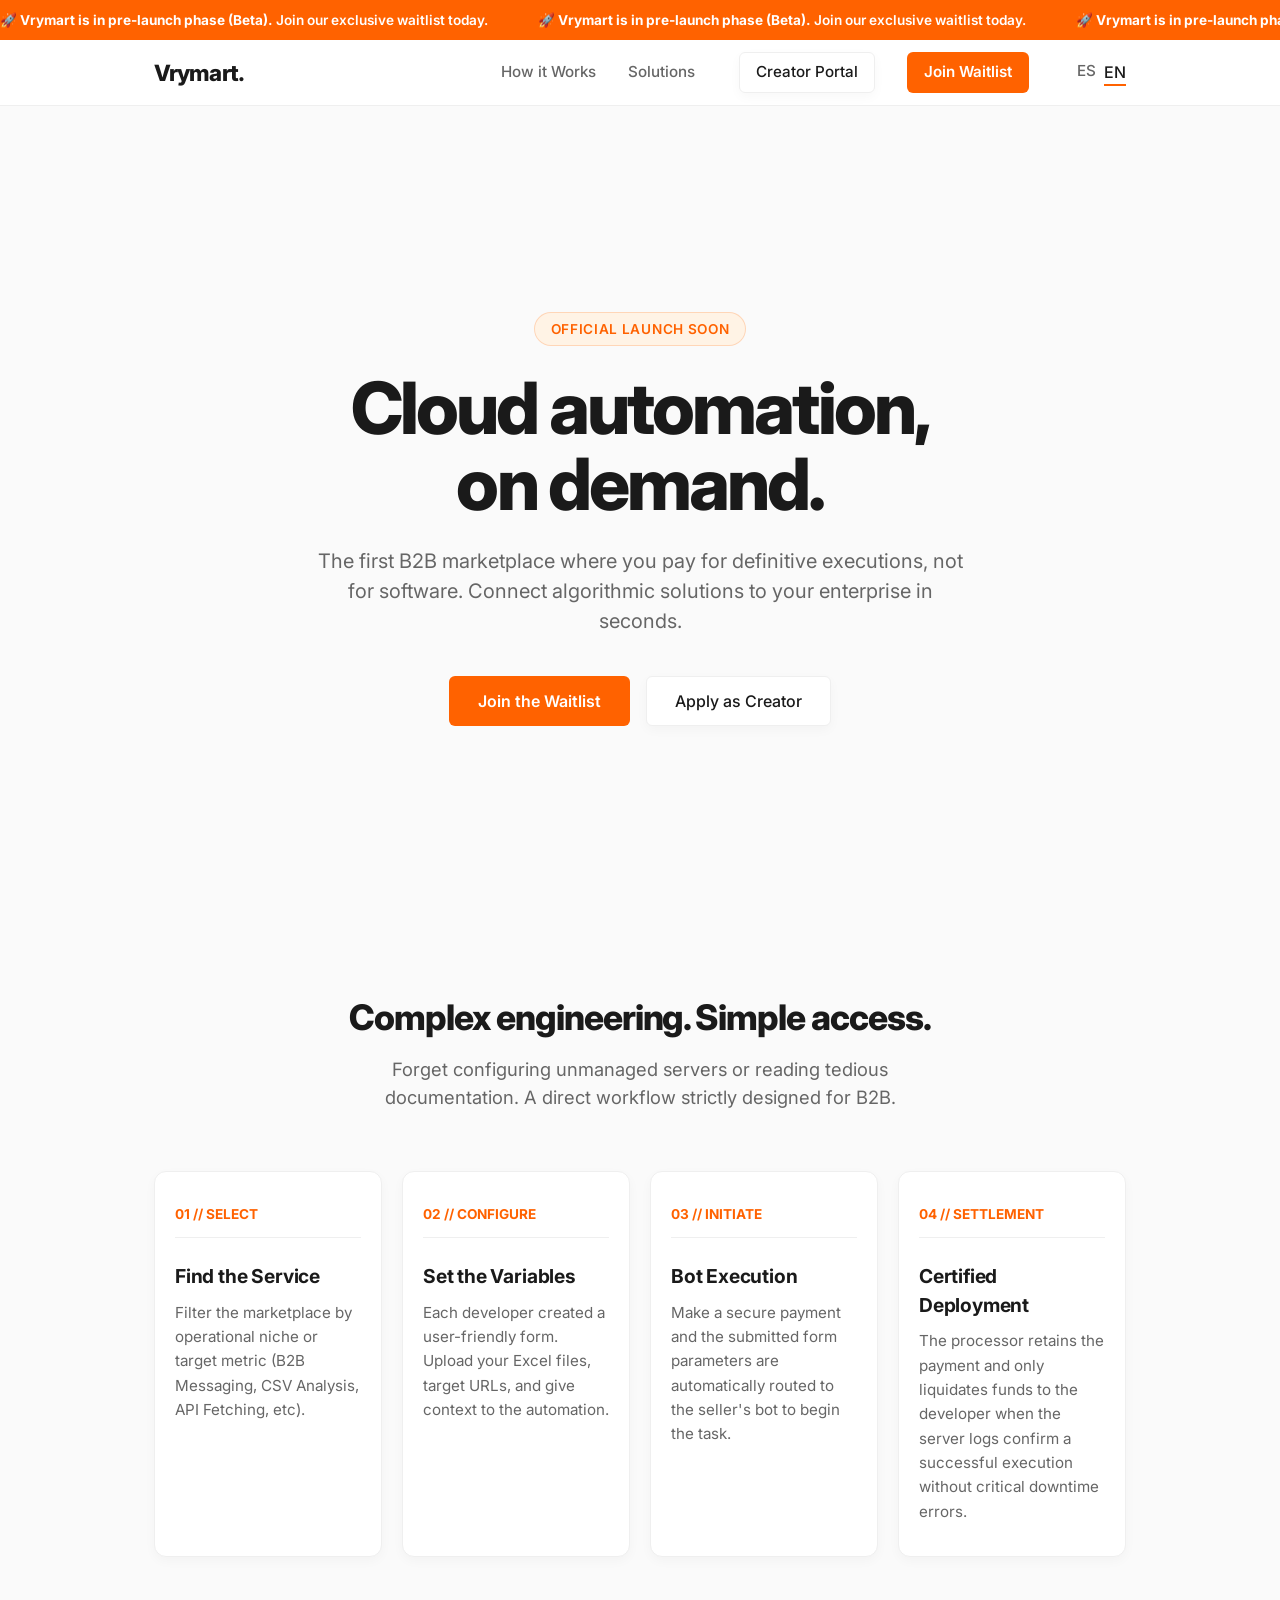
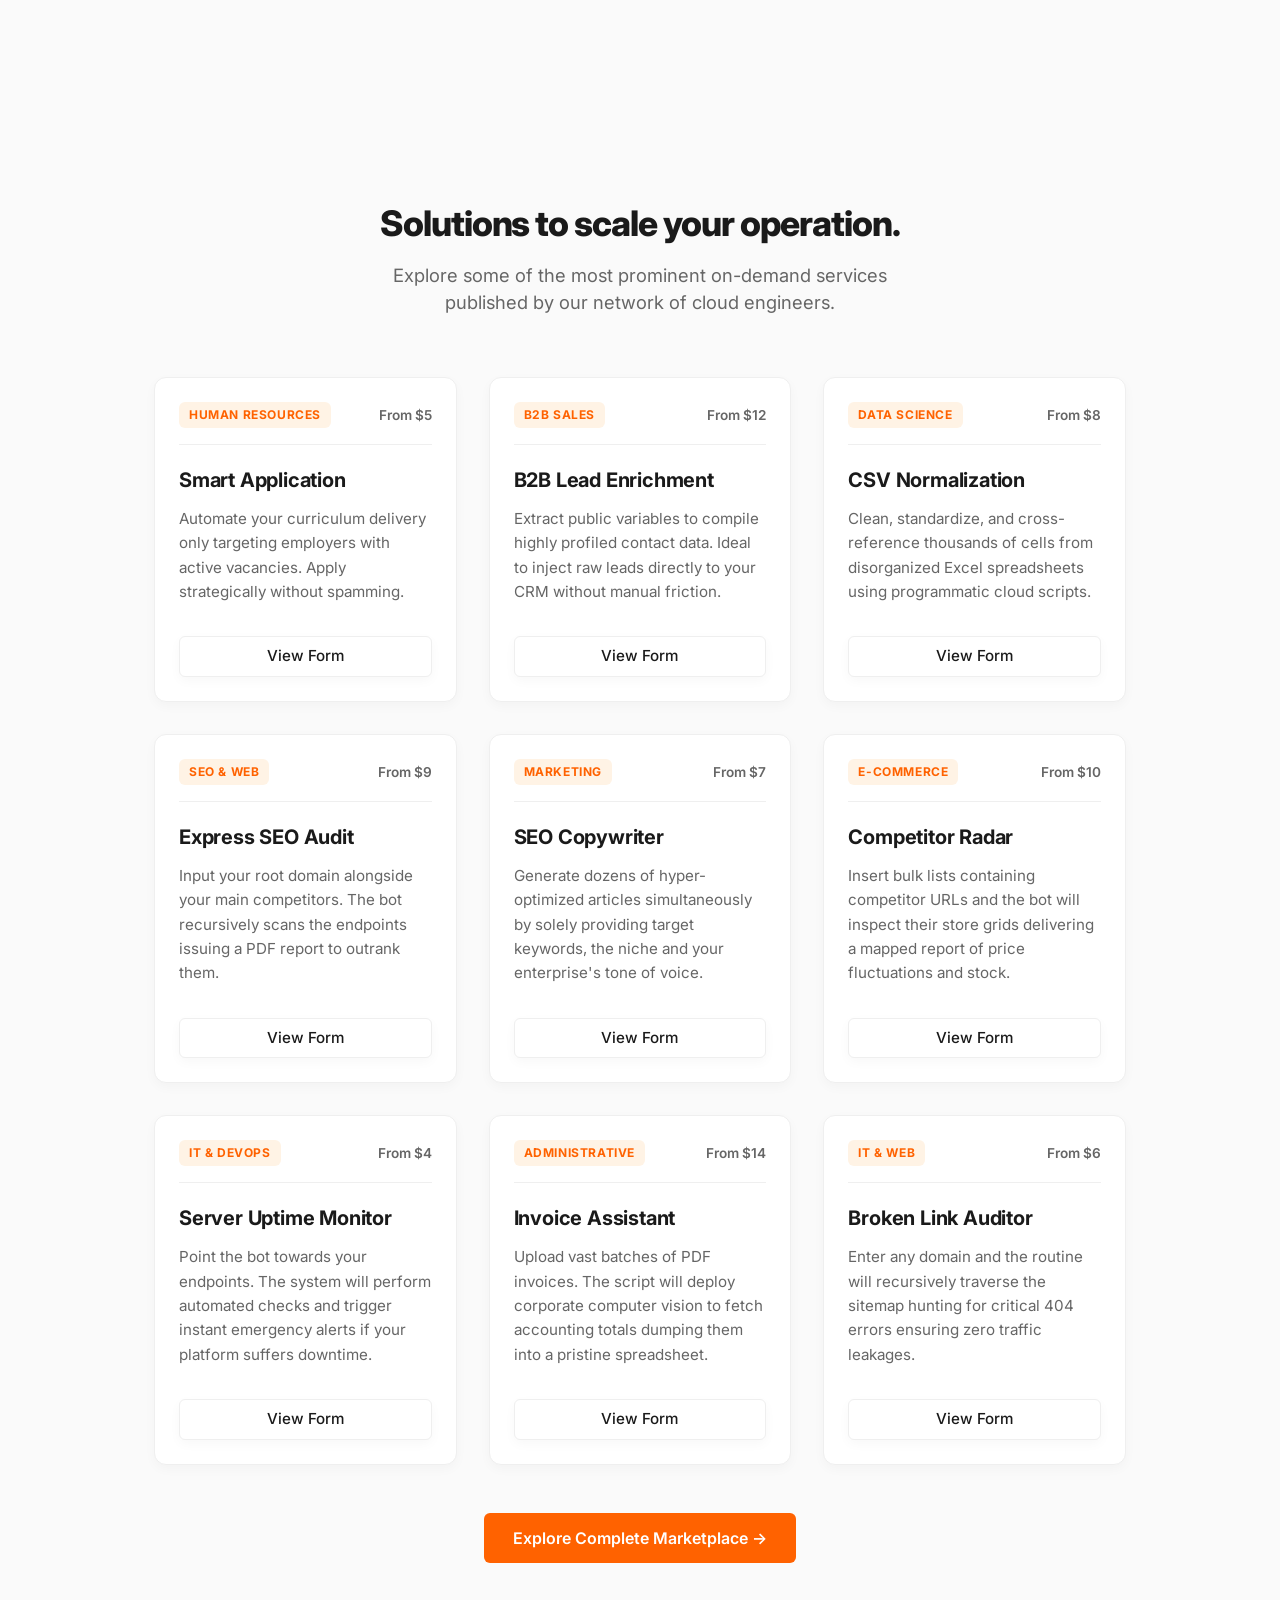
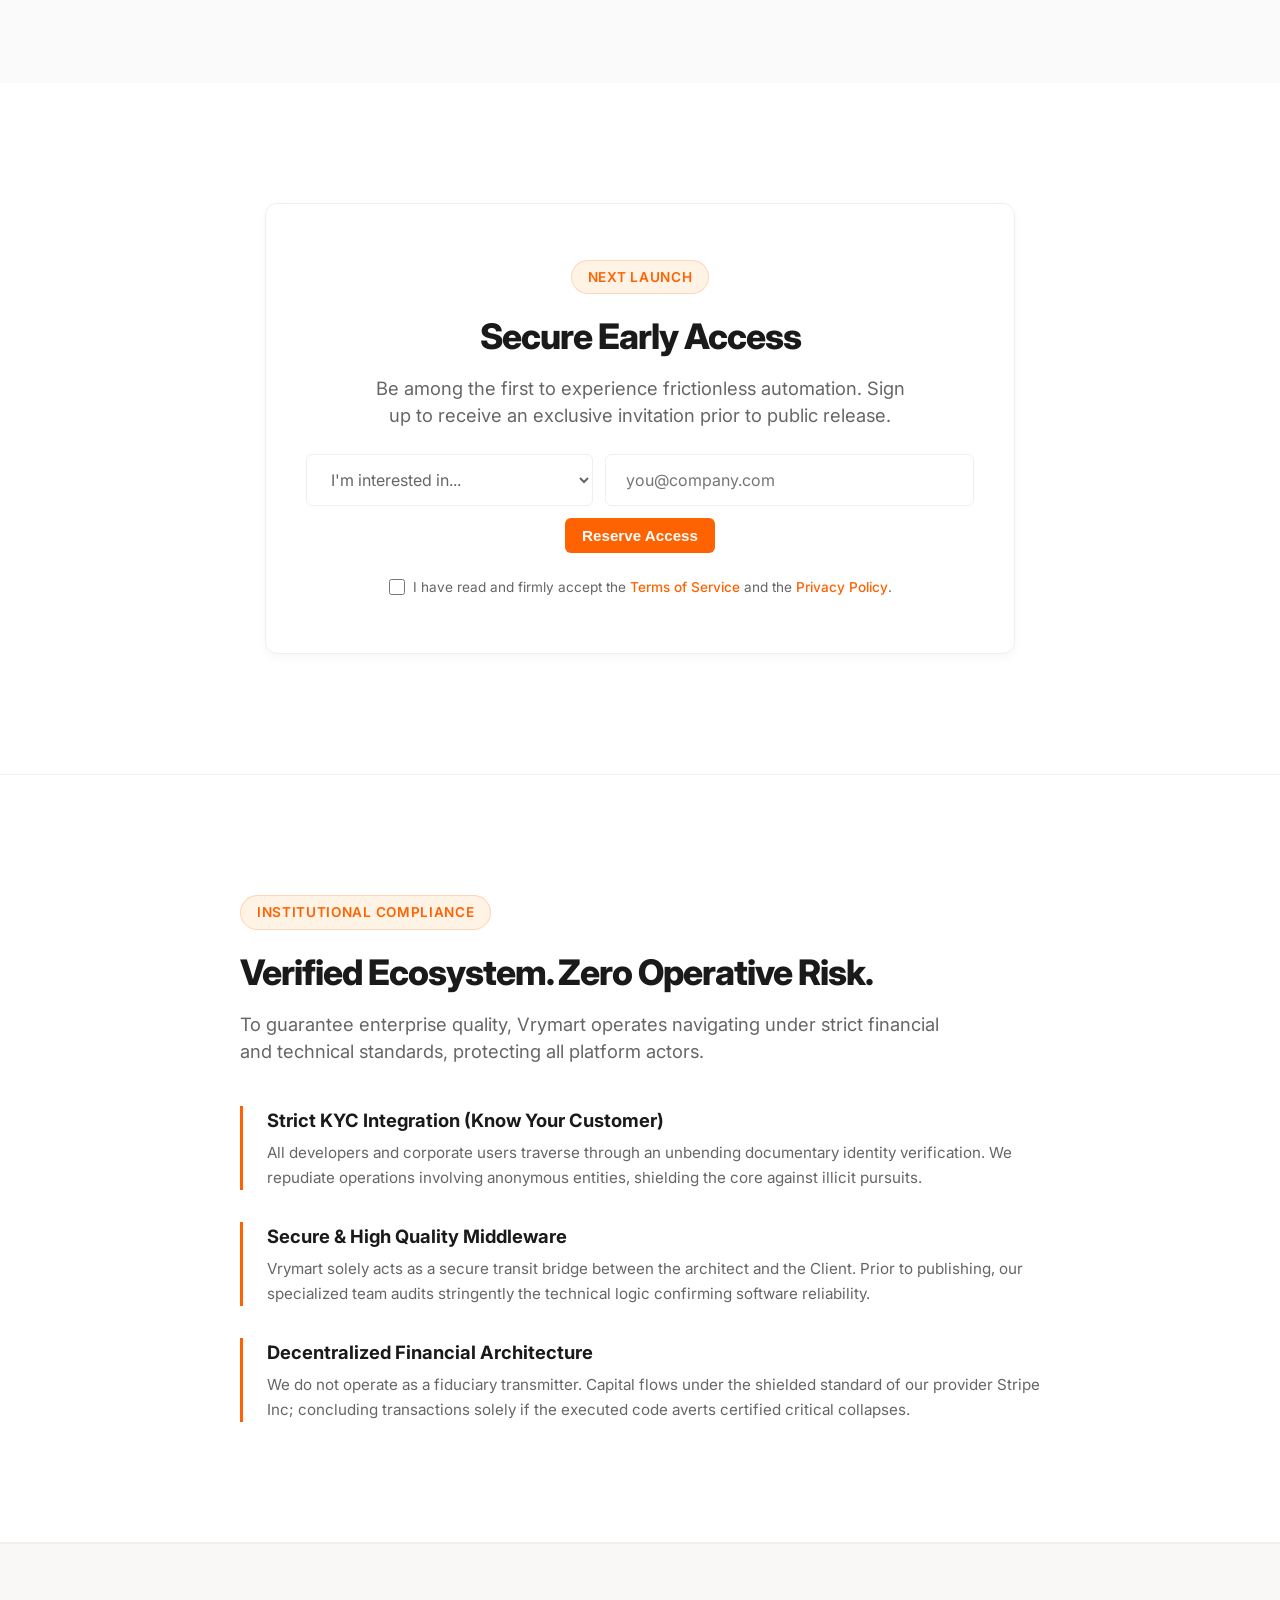
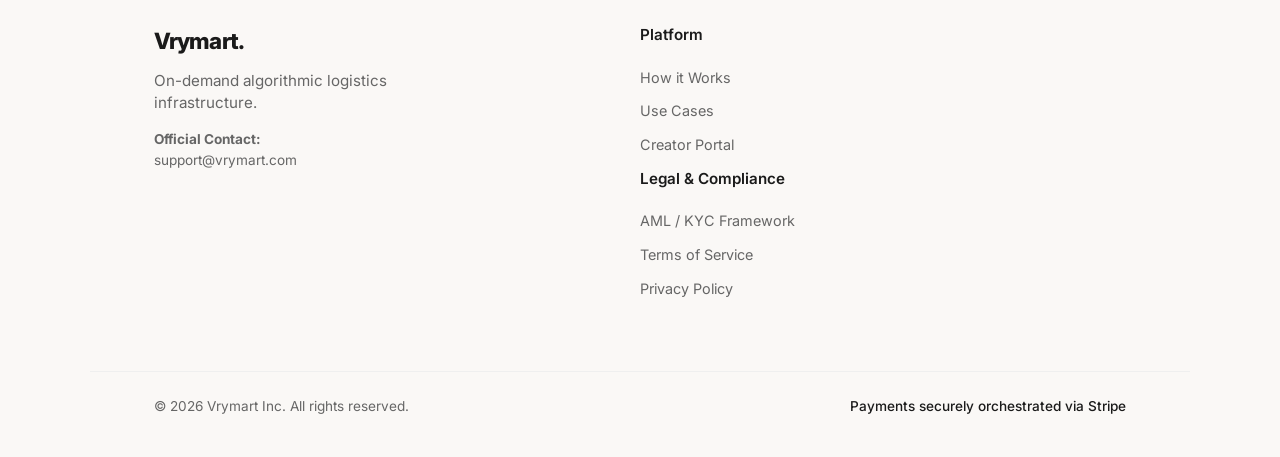
<file: index.html>
<!DOCTYPE html>
<html lang="es">
<head>
    <meta charset="UTF-8">
    <meta name="viewport" content="width=device-width, initial-scale=1.0">
    <title>Vrymart | Automation-as-a-Service</title>
    <meta name="description"
        content="El marketplace definitivo para servicios automatizados. Conecta bots y scripts con resultados, directamente en la nube.">
    <meta name="keywords" content="Automation, SaaS, Marketplace, Bots, Automatización de Procesos">
    <link rel="preconnect" href="https://fonts.googleapis.com">
    <link rel="preconnect" href="https://fonts.gstatic.com" crossorigin>
    <link href="https://fonts.googleapis.com/css2?family=Inter:wght@300;400;500;600;700;800&display=swap"
        rel="stylesheet">
    <link rel="stylesheet" href="css/style.css">
    <script>
        if (!sessionStorage.getItem('lang_redirected')) {
            var userLang = navigator.language || navigator.userLanguage;
            if (userLang.toLowerCase().includes('en')) {
                sessionStorage.setItem('lang_redirected', 'true');
                var path = window.location.pathname;
                var fileName = path.substring(path.lastIndexOf('/') + 1); var newPath = 'en/' + (fileName || 'index.html');
                window.location.href = newPath;
            }
        }
    </script>
    <link rel="icon" type="image/svg+xml" href="favicon.svg">
</head>
<body>
    <div class="announcement-bar">
        <div class="marquee-content">
            <span>🚀 <strong>Vrymart se encuentra en fase de pre-lanzamiento (Beta).</strong> Únete a nuestra exclusiva lista de espera.</span>
            <span>🚀 <strong>Vrymart se encuentra en fase de pre-lanzamiento (Beta).</strong> Únete a nuestra exclusiva lista de espera.</span>
            <span>🚀 <strong>Vrymart se encuentra en fase de pre-lanzamiento (Beta).</strong> Únete a nuestra exclusiva lista de espera.</span>
            <span>🚀 <strong>Vrymart se encuentra en fase de pre-lanzamiento (Beta).</strong> Únete a nuestra exclusiva lista de espera.</span>
            <span>🚀 <strong>Vrymart se encuentra en fase de pre-lanzamiento (Beta).</strong> Únete a nuestra exclusiva lista de espera.</span>
            <span>🚀 <strong>Vrymart se encuentra en fase de pre-lanzamiento (Beta).</strong> Únete a nuestra exclusiva lista de espera.</span>
            <span>🚀 <strong>Vrymart se encuentra en fase de pre-lanzamiento (Beta).</strong> Únete a nuestra exclusiva lista de espera.</span>
            <span>🚀 <strong>Vrymart se encuentra en fase de pre-lanzamiento (Beta).</strong> Únete a nuestra exclusiva lista de espera.</span>
            <span>🚀 <strong>Vrymart se encuentra en fase de pre-lanzamiento (Beta).</strong> Únete a nuestra exclusiva lista de espera.</span>
            <span>🚀 <strong>Vrymart se encuentra en fase de pre-lanzamiento (Beta).</strong> Únete a nuestra exclusiva lista de espera.</span>
            <span>🚀 <strong>Vrymart se encuentra en fase de pre-lanzamiento (Beta).</strong> Únete a nuestra exclusiva lista de espera.</span>
            <span>🚀 <strong>Vrymart se encuentra en fase de pre-lanzamiento (Beta).</strong> Únete a nuestra exclusiva lista de espera.</span>
            <span>🚀 <strong>Vrymart se encuentra en fase de pre-lanzamiento (Beta).</strong> Únete a nuestra exclusiva lista de espera.</span>
            <span>🚀 <strong>Vrymart se encuentra en fase de pre-lanzamiento (Beta).</strong> Únete a nuestra exclusiva lista de espera.</span>
        </div>
    </div>
    <header class="navbar">
        <div class="container nav-content">
            <a href="./" class="logo" style="text-decoration: none; color: var(--text-primary);">Vrymart.</a>
            <nav class="nav-links">
                <a href="#como-funciona">Cómo Funciona</a>
                <a href="#casos-de-uso">Soluciones</a>
                <a href="#waitlist" class="btn btn-outline" style="margin-left: 12px;">Portal Beta</a>
                <a href="#waitlist" class="btn btn-primary">Lista de Espera</a>
                <div class="lang-switcher" style="margin-left: 16px; display: inline-flex; gap: 8px; font-weight: 500;">
                    <span style="color: var(--text-primary); border-bottom: 2px solid var(--accent-primary);">ES</span>
                    <a href="en/" style="color: var(--text-secondary); text-decoration: none; border-bottom: 2px solid transparent;">EN</a>
                </div>
            </nav>
        </div>
    </header>
    <main>
        <section class="hero">
            <div class="container hero-container">
                <div class="hero-content">
                    <div class="badge">Próximo Lanzamiento Oficial</div>
                    <h1 class="hero-title">Automatización en la nube,<br>bajo demanda.</h1>
                    <p class="hero-subtitle">El primer marketplace donde pagas por ejecuciones, no por el software.
                        Conecta soluciones automáticas a tu empresa en segundos.</p>
                    <div class="hero-buttons">
                        <a href="#waitlist" class="btn btn-primary btn-large">Unirse a la Lista de Espera</a>
                        <a href="#waitlist" class="btn btn-outline btn-large">Aplicar como Creador</a>
                    </div>
                </div>
            </div>
        </section>
        <section id="como-funciona" class="how-it-works padding-y">
            <div class="container">
                <div class="section-header text-center">
                    <h2 class="section-title">Ingeniería compleja. Acceso simple.</h2>
                    <p class="section-subtitle">Olvida configurar servidores o leer documentación tediosa. El flujo
                        directo pensado estrictamente en B2B.</p>
                </div>
                <div class="steps-grid">
                    <div class="step-card glass-card">
                        <div class="step-number">01 // SELECCIONA</div>
                        <h3 class="step-title">Encuentra el Servicio</h3>
                        <p class="step-desc">Filtra en el marketplace por nicho o métrica (Mensajería, Análisis CSV,
                            Extracción de Datos, etc).</p>
                    </div>
                    <div class="step-card glass-card">
                        <div class="step-number">02 // CONFIGURA</div>
                        <h3 class="step-title">Llena las Variables</h3>
                        <p class="step-desc">Cada desarrollador creó un formulario amigable. Carga aquí tus Excel, tus
                            URLs y dale contexto al bot.</p>
                    </div>
                    <div class="step-card glass-card">
                        <div class="step-number">03 // LANZAMIENTO</div>
                        <h3 class="step-title">Ejecución del Bot</h3>
                        <p class="step-desc">Realizas el pago seguro y los datos del formulario se envían
                            automáticamente al bot del vendedor para iniciar la tarea.</p>
                    </div>
                    <div class="step-card glass-card">
                        <div class="step-number">04 // LIQUIDACIÓN</div>
                        <h3 class="step-title">Despliegue Certificado</h3>
                        <p class="step-desc">El procesador retiene el pago y solo le liquida el remanente al desarrollador cuando los logs del servidor avalan que el script se ejecutó con éxito sin errores críticos.</p>
                    </div>
                </div>
            </div>
        </section>
        <section id="casos-de-uso" class="use-cases-section padding-y">
            <div class="container">
                <div class="section-header text-center">
                    <h2 class="section-title">Soluciones que escalan tu operación.</h2>
                    <p class="section-subtitle">Explora algunos de los servicios on-demand más populares desarrollados
                        por nuestra red de ingenieros.</p>
                </div>
                <div class="use-cases-grid">
                    <div class="bot-card">
                        <div class="bot-header">
                            <span class="bot-category">RRHH</span>
                            <span class="bot-price">Desde $5</span>
                        </div>
                        <h3 class="bot-title">Postulación Inteligente</h3>
                        <p class="bot-desc">Automatiza el envío de tu currículum únicamente a empleadores con vacantes activas. Postula estratégicamente a oportunidades filtradas sin hacer spam.</p>
                        <div class="bot-footer">
                            <a href="#waitlist" class="btn btn-outline">Ver Formulario</a>
                        </div>
                    </div>
                    <div class="bot-card">
                        <div class="bot-header">
                            <span class="bot-category">Ventas B2B</span>
                            <span class="bot-price">Desde $12</span>
                        </div>
                        <h3 class="bot-title">Enriquecimiento de Leads</h3>
                        <p class="bot-desc">Extrae variables públicas conformando datos de contacto perfilados. Ideal para inyectar a tu CRM de forma instantánea sin fricción manual.</p>
                        <div class="bot-footer">
                            <a href="#waitlist" class="btn btn-outline">Ver Formulario</a>
                        </div>
                    </div>
                    <div class="bot-card">
                        <div class="bot-header">
                            <span class="bot-category">Data</span>
                            <span class="bot-price">Desde $8</span>
                        </div>
                        <h3 class="bot-title">Normalización CSV</h3>
                        <p class="bot-desc">Limpia, estandariza y cruza miles de celdas de archivos Excel desorganizados
                            usando scripts en la nube.</p>
                        <div class="bot-footer">
                            <a href="#waitlist" class="btn btn-outline">Ver Formulario</a>
                        </div>
                    </div>
                    <div class="bot-card">
                        <div class="bot-header">
                            <span class="bot-category">SEO & Web</span>
                            <span class="bot-price">Desde $9</span>
                        </div>
                        <h3 class="bot-title">Auditoría SEO Express</h3>
                        <p class="bot-desc">Ingresa la URL de tu web y la de tus competidores. El bot escanea los sitios y te devuelve un reporte PDF detallando cómo superar su tráfico.</p>
                        <div class="bot-footer">
                            <a href="#waitlist" class="btn btn-outline">Ver Formulario</a>
                        </div>
                    </div>
                    <div class="bot-card">
                        <div class="bot-header">
                            <span class="bot-category">Marketing</span>
                            <span class="bot-price">Desde $7</span>
                        </div>
                        <h3 class="bot-title">Redactor SEO</h3>
                        <p class="bot-desc">Genera decenas de artículos de blog hiper-optimizados indicando solo las
                            keywords principales, el nicho y el tono de voz de tu empresa.</p>
                        <div class="bot-footer">
                            <a href="#waitlist" class="btn btn-outline">Ver Formulario</a>
                        </div>
                    </div>
                    <div class="bot-card">
                        <div class="bot-header">
                            <span class="bot-category">E-Commerce</span>
                            <span class="bot-price">Desde $10</span>
                        </div>
                        <h3 class="bot-title">Radar de Competidores</h3>
                        <p class="bot-desc">Inserta listados de URLs de la competencia y el bot analizará sus catálogos
                            devolviéndote un reporte con sus fluctuaciones de precios y stock.</p>
                        <div class="bot-footer">
                            <a href="#waitlist" class="btn btn-outline">Ver Formulario</a>
                        </div>
                    </div>
                    <div class="bot-card">
                        <div class="bot-header">
                            <span class="bot-category">IT & DevOps</span>
                            <span class="bot-price">Desde $4</span>
                        </div>
                        <h3 class="bot-title">Monitor de Servidores</h3>
                        <p class="bot-desc">Apunta el bot hacia tus páginas web. El sistema ejecutará revisiones automáticas y enviará alertas instantáneas si tu sitio principal se cae.</p>
                        <div class="bot-footer">
                            <a href="#waitlist" class="btn btn-outline">Ver Formulario</a>
                        </div>
                    </div>
                    <div class="bot-card">
                        <div class="bot-header">
                            <span class="bot-category">Administrativo</span>
                            <span class="bot-price">Desde $14</span>
                        </div>
                        <h3 class="bot-title">Asistente de Facturación</h3>
                        <p class="bot-desc">Sube tus archivos de facturas PDF en lote. El bot utilizará visión computacional para extraer los totales contables y volcarlos en una base de datos limpia.</p>
                        <div class="bot-footer">
                            <a href="#waitlist" class="btn btn-outline">Ver Formulario</a>
                        </div>
                    </div>
                    <div class="bot-card">
                        <div class="bot-header">
                            <span class="bot-category">IT & Web</span>
                            <span class="bot-price">Desde $6</span>
                        </div>
                        <h3 class="bot-title">Auditor de Enlaces Rotos</h3>
                        <p class="bot-desc">Introduce cualquier dominio principal y el bot rastreará recursivamente
                            buscando errores críticos 404 para que no pierdas tráfico.</p>
                        <div class="bot-footer">
                            <a href="#waitlist" class="btn btn-outline">Ver Formulario</a>
                        </div>
                    </div>
                </div>
                <div class="text-center" style="margin-top: 48px;">
                    <a href="#waitlist" class="btn btn-primary btn-large">Explorar Marketplace Completo &rarr;</a>
                </div>
            </div>
        </section>
        <section id="waitlist" class="padding-y" style="background-color: var(--bg-card);">
            <div class="container text-center">
                <div class="glass-card" style="max-width: 750px; margin: 0 auto; padding: 56px 40px; display: flex; flex-direction: column; align-items: center;">
                    <div class="badge" style="margin-bottom: 16px;">Próximo Lanzamiento</div>
                    <h2 class="section-title">Asegura tu Acceso Temprano</h2>
                    <p class="section-subtitle">Sé de los primeros en experimentar la automatización sin fricción. Regístrate para recibir una invitación exclusiva antes de que abramos al público general.</p>
                    <form action="https://formspree.io/f/xaqllown" method="POST" class="waitlist-form" style="width: 100%; display: flex; flex-direction: column; align-items: center; gap: 16px; margin-top: 24px;">
                        <div style="display: flex; gap: 12px; width: 100%; flex-wrap: wrap; justify-content: center;">
                            <select name="tipo_de_usuario" required style="padding: 14px 20px; border: 1px solid var(--border-color); border-radius: var(--radius-md); outline: none; font-family: inherit; font-size: 1rem; color: var(--text-secondary); background: #fff;">
                                <option value="" disabled selected>Me interesa...</option>
                                <option value="Comprador">Adquirir automatizaciones</option>
                                <option value="Creador">Publicar y vender mis bots</option>
                            </select>
                            <input name="email" type="email" placeholder="tu@correo.com" required style="flex-grow: 1; min-width: 250px; padding: 14px 20px; border: 1px solid var(--border-color); border-radius: var(--radius-md); outline: none; font-family: inherit; font-size: 1rem;">
                            <input type="text" name="_gotcha" style="display:none" tabindex="-1" autocomplete="off">
                            <button type="submit" class="btn btn-primary">Reservar Acceso</button>
                        </div>
                        <div style="display: flex; align-items: center; justify-content: center; gap: 8px; font-size: 0.85rem; color: var(--text-secondary); margin-top: 8px; text-align: left; max-width: 600px;">
                            <input type="checkbox" id="legal_consent" name="legal_consent" required style="cursor: pointer; width: 16px; height: 16px; accent-color: var(--accent-primary);">
                            <label for="legal_consent" style="cursor: pointer;">
                                He leído y acepto resolutivamente los <a href="terms" target="_blank" rel="noopener noreferrer" style="color: var(--accent-primary); text-decoration: none; font-weight: 500;">Términos de Servicio</a> y la <a href="privacy" target="_blank" rel="noopener noreferrer" style="color: var(--accent-primary); text-decoration: none; font-weight: 500;">Política de Privacidad</a>.
                            </label>
                        </div>
                    </form>
                </div>
            </div>
        </section>
        <section id="seguridad" class="security-section padding-y bg-white">
            <div class="container">
                <div class="security-content">
                    <div class="badge">Compliance Institucional</div>
                    <h2 class="section-title">Ecosistema Verificado. Riesgo Operativo Cero.</h2>
                    <p class="section-subtitle" style="margin-left: 0; max-width: 700px;">Para garantizar calidad
                        empresarial, Vrymart opera bajo estándares financieros y técnicos estrictos, protegiendo a todos
                        los actores de nuestra plataforma.</p>
                    <ul class="security-list">
                        <li>
                            <strong>Integración estricta de KYC (Know Your Customer)</strong>
                            Todos los desarrolladores y usuarios corporativos pasan por verificación de identidad
                            documental. No operamos con entidades anónimas, blindando la plataforma contra actividades
                            ilícitas.
                        </li>
                        <li>
                            <strong>Intermediario Seguro y de Alta Calidad</strong>
                            Vrymart opera exclusivamente como intermediario seguro entre vendedor y cliente. Previo a la
                            publicación, nuestro equipo verifica rigurosamente la calidad y fiabilidad de cada
                            automatización, construyendo un entorno protegido para ambas partes.
                        </li>
                        <li>
                            <strong>Arquitectura Financiera Descentralizada</strong>
                            No obramos como un transmisor fiduciario. El capital fluye bajo el estándar blindado de nuestro proveedor Stripe Inc; transaccionando sin otorgar lucro al ingeniero si su código llegase a experimentar colapsos críticos confirmados.
                        </li>
                    </ul>
                </div>
            </div>
        </section>
    </main>
    <footer class="footer">
        <div class="container footer-container">
            <div class="footer-brand">
                <a href="./" class="logo" style="text-decoration: none; color: var(--text-primary); display: inline-block; margin-bottom: 12px;">Vrymart.</a>
                <p>Infraestructura de automatización on-demand.</p>
                <div style="margin-top: 14px; font-size: 0.85rem; color: var(--text-secondary);">
                    <strong>Contacto Oficial:</strong> <br>
                    support@vrymart.com
                </div>
            </div>
            <div class="footer-links">
                <div class="link-group">
                    <h4>Plataforma</h4>
                    <a href="./#como-funciona">Sourcing B2B</a>
                    <a href="./#waitlist">Documentación API</a>
                </div>
                <div class="link-group">
                    <h4>Legal & Compliance</h4>
                    <a href="kyc">Política KYC / AML</a>
                    <a href="terms">Términos de Servicio</a>
                    <a href="privacy">Política de Privacidad</a>
                </div>
            </div>
        </div>
        <div class="container footer-bottom">
            <p>&copy; 2026 Vrymart Inc. Todos los derechos reservados.</p>
            <p class="stripe-badge">Pagos procesados de forma segura vía Stripe</p>
        </div>
    </footer>
    <script src="js/main.js"></script>
</body>
</html>
</file>
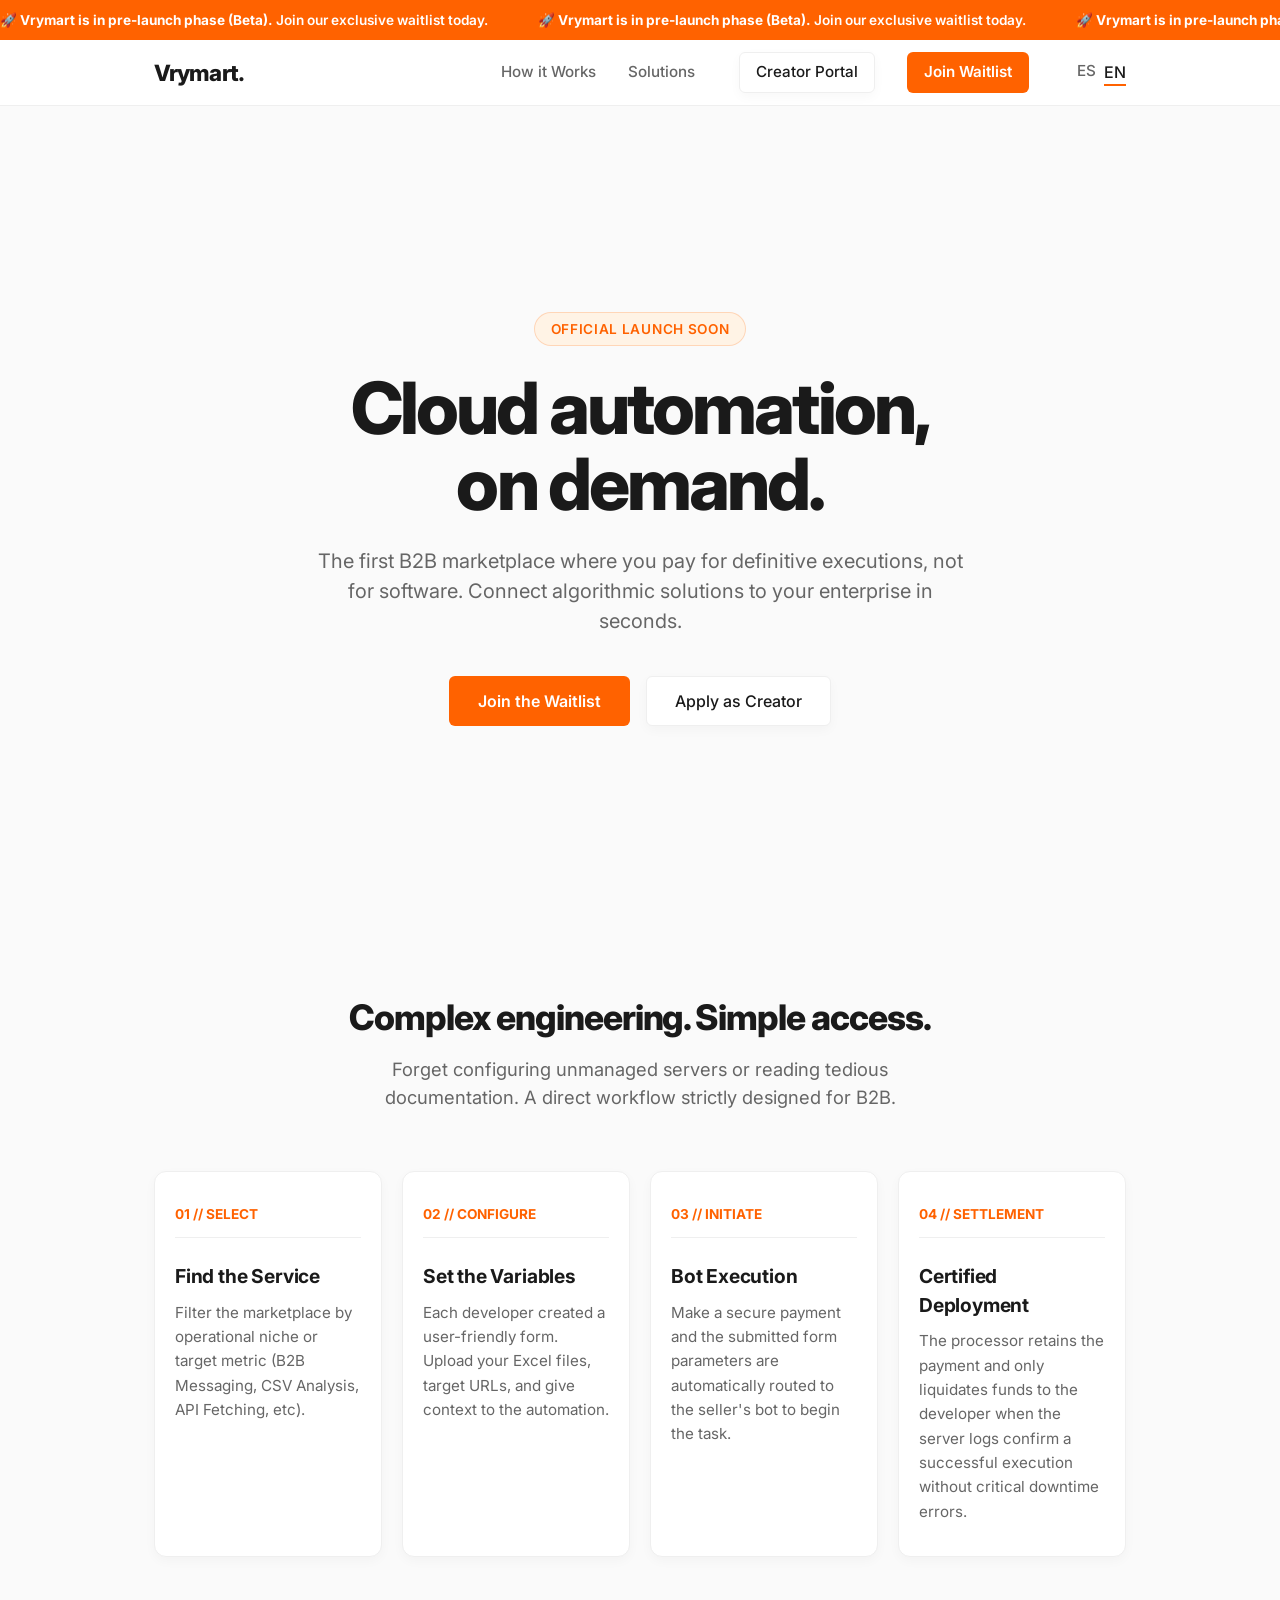
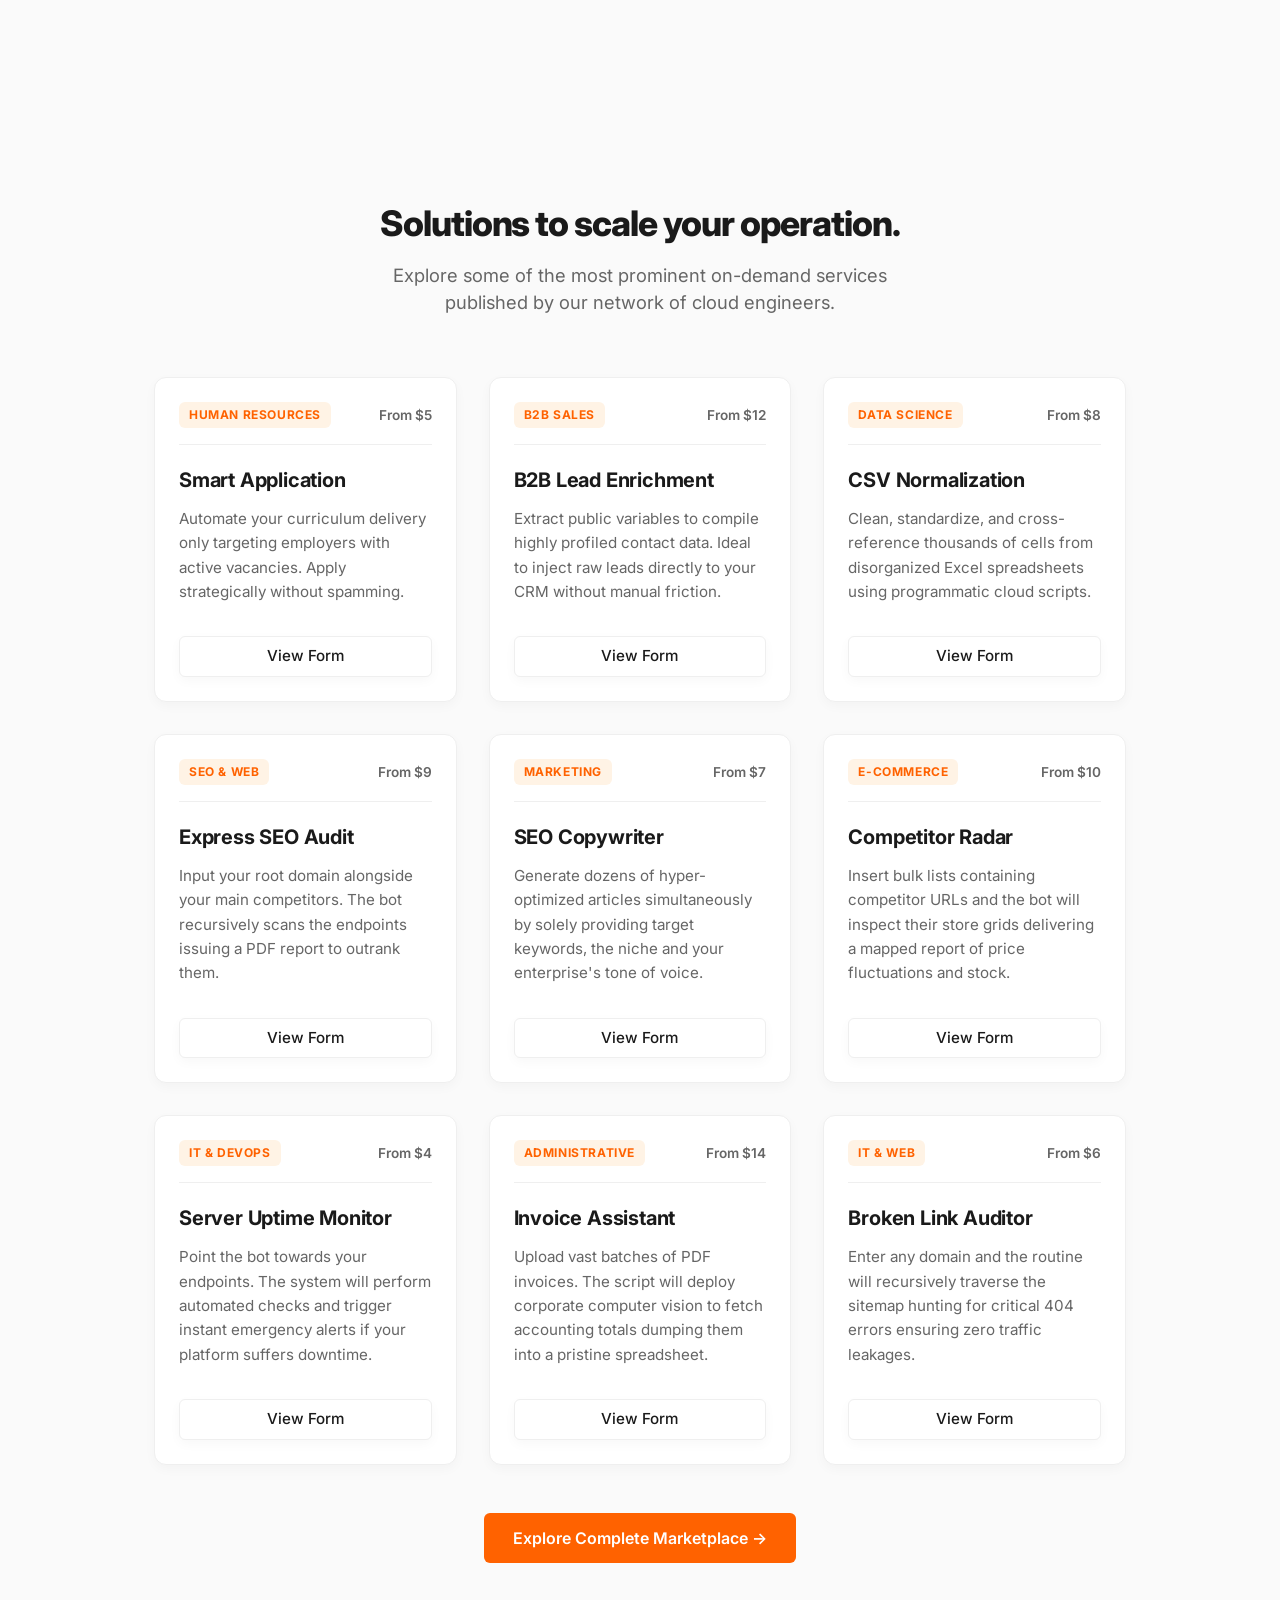
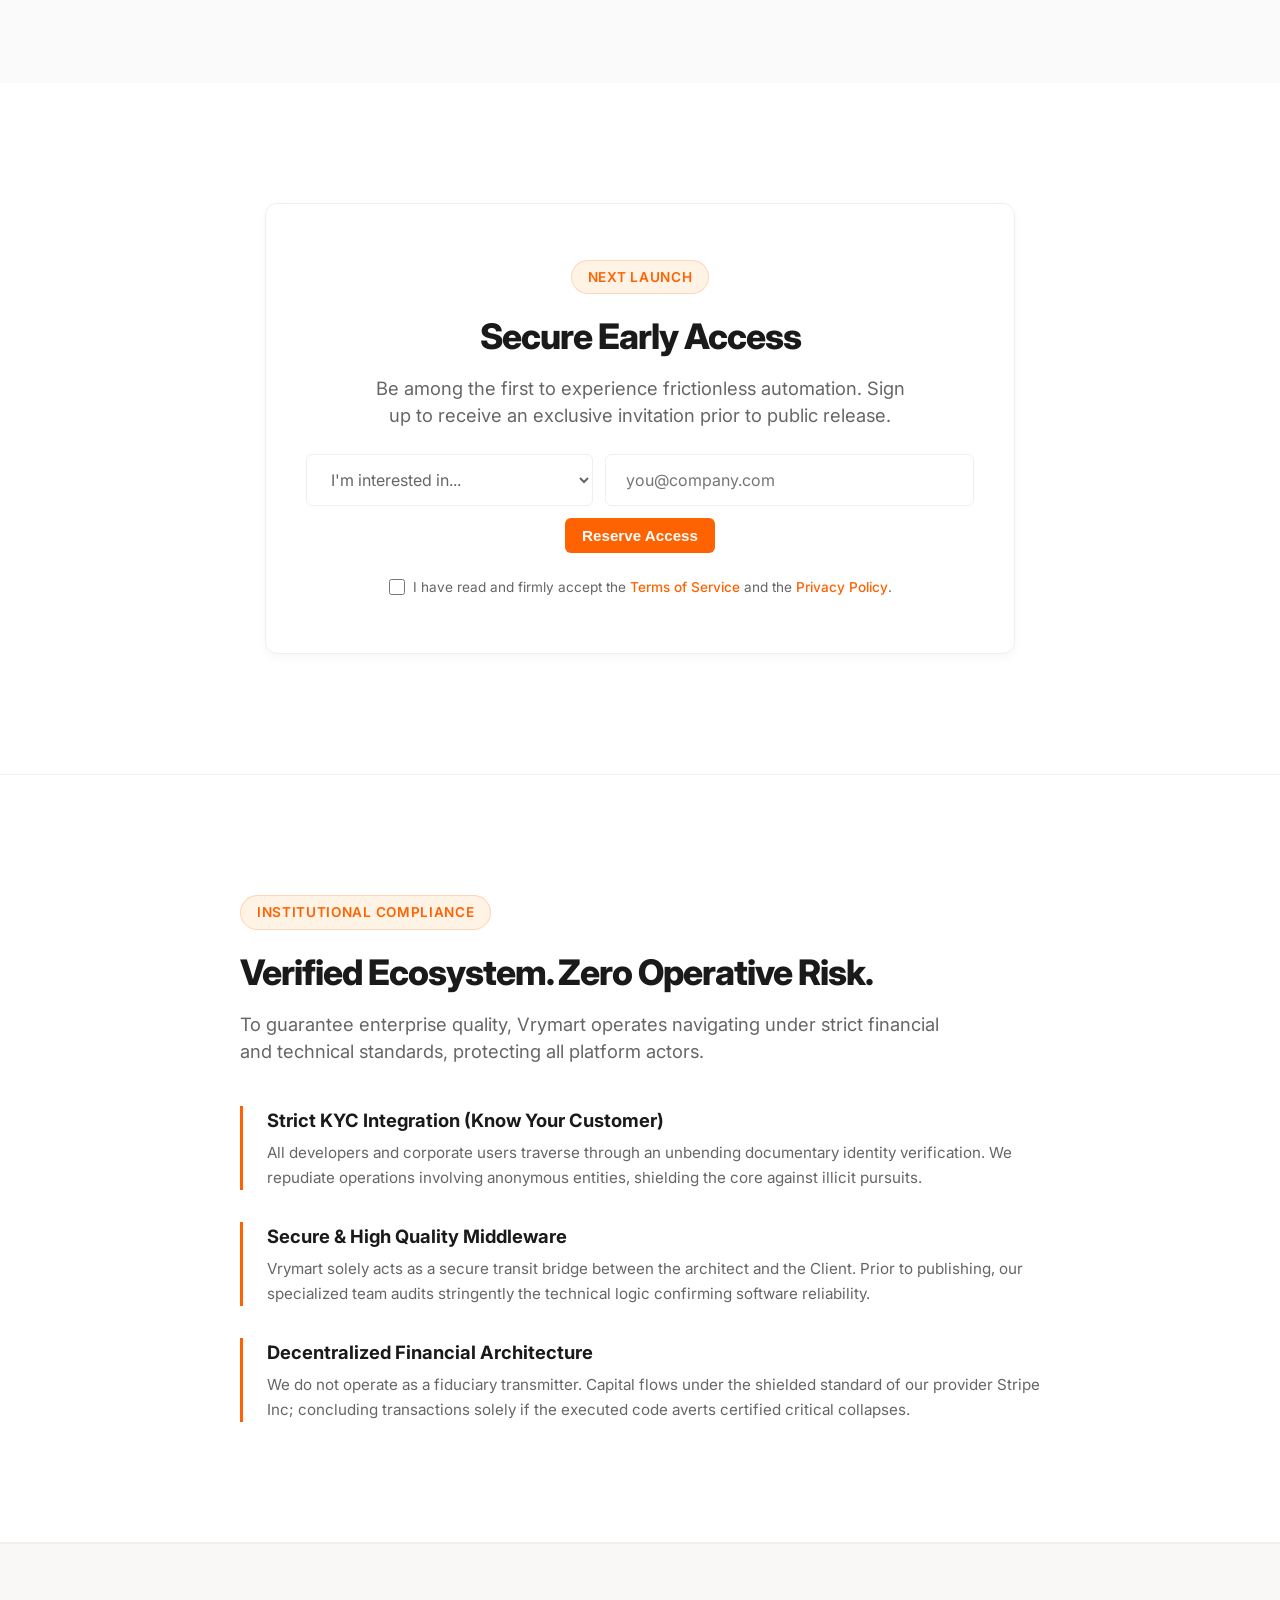
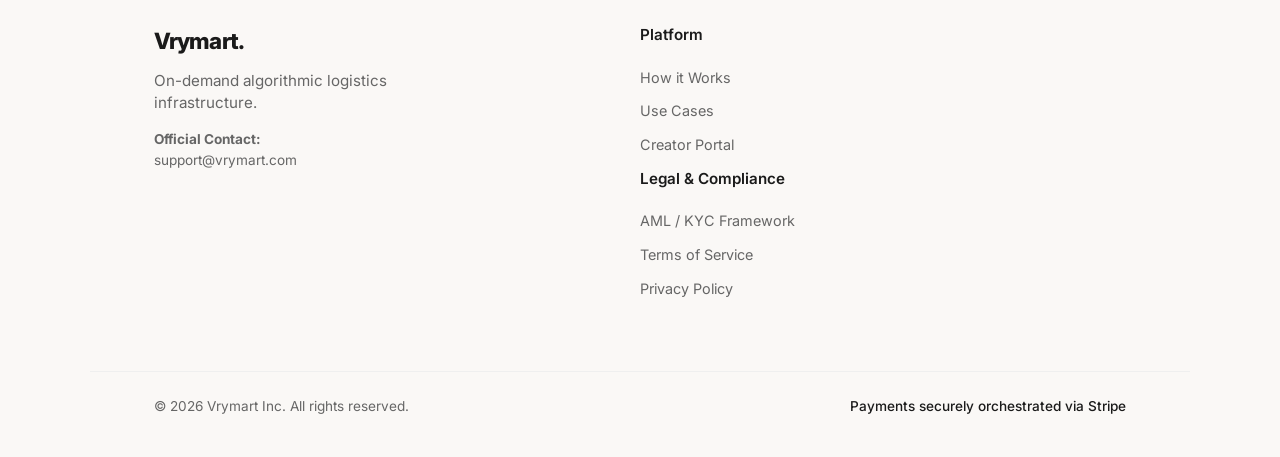
<file: en/index.html>
<!DOCTYPE html>
<html lang="en">
<head>
    <meta charset="UTF-8">
    <meta name="viewport" content="width=device-width, initial-scale=1.0">
    <meta name="google" content="notranslate">
    <title>Vrymart | Automation-as-a-Service</title>
    <meta name="description" content="The ultimate B2B marketplace for automated services. Connect bots and scripts with results, directly in the cloud.">
    <meta name="keywords" content="Automation, SaaS, Marketplace, Bots, Process Automation">
    <link rel="preconnect" href="https://fonts.googleapis.com">
    <link rel="preconnect" href="https://fonts.gstatic.com" crossorigin>
    <link href="https://fonts.googleapis.com/css2?family=Inter:wght@300;400;500;600;700;800&display=swap" rel="stylesheet">
    <link rel="stylesheet" href="../css/style.css">
    <link rel="icon" type="image/svg+xml" href="../favicon.svg">
</head>
<body>
    <div class="announcement-bar">
        <div class="marquee-content">
            <span>🚀 <strong>Vrymart is in pre-launch phase (Beta).</strong> Join our exclusive waitlist today.</span>
            <span>🚀 <strong>Vrymart is in pre-launch phase (Beta).</strong> Join our exclusive waitlist today.</span>
            <span>🚀 <strong>Vrymart is in pre-launch phase (Beta).</strong> Join our exclusive waitlist today.</span>
            <span>🚀 <strong>Vrymart is in pre-launch phase (Beta).</strong> Join our exclusive waitlist today.</span>
            <span>🚀 <strong>Vrymart is in pre-launch phase (Beta).</strong> Join our exclusive waitlist today.</span>
            <span>🚀 <strong>Vrymart is in pre-launch phase (Beta).</strong> Join our exclusive waitlist today.</span>
            <span>🚀 <strong>Vrymart is in pre-launch phase (Beta).</strong> Join our exclusive waitlist today.</span>
            <span>🚀 <strong>Vrymart is in pre-launch phase (Beta).</strong> Join our exclusive waitlist today.</span>
            <span>🚀 <strong>Vrymart is in pre-launch phase (Beta).</strong> Join our exclusive waitlist today.</span>
            <span>🚀 <strong>Vrymart is in pre-launch phase (Beta).</strong> Join our exclusive waitlist today.</span>
            <span>🚀 <strong>Vrymart is in pre-launch phase (Beta).</strong> Join our exclusive waitlist today.</span>
            <span>🚀 <strong>Vrymart is in pre-launch phase (Beta).</strong> Join our exclusive waitlist today.</span>
            <span>🚀 <strong>Vrymart is in pre-launch phase (Beta).</strong> Join our exclusive waitlist today.</span>
            <span>🚀 <strong>Vrymart is in pre-launch phase (Beta).</strong> Join our exclusive waitlist today.</span>
        </div>
    </div>
    <header class="navbar">
        <div class="container nav-content">
            <a href="./" class="logo" style="text-decoration: none; color: var(--text-primary);">Vrymart.</a>
            <nav class="nav-links">
                <a href="#como-funciona">How it Works</a>
                <a href="#casos-de-uso">Solutions</a>
                <a href="#waitlist" class="btn btn-outline" style="margin-left: 12px;">Creator Portal</a>
                <a href="#waitlist" class="btn btn-primary">Join Waitlist</a>
                <div class="lang-switcher" style="margin-left: 16px; display: inline-flex; gap: 8px; font-weight: 500;">
                    <a href="../" style="color: var(--text-secondary); text-decoration: none; border-bottom: 2px solid transparent;">ES</a>
                    <span style="color: var(--text-primary); border-bottom: 2px solid var(--accent-primary);">EN</span>
                </div>
            </nav>
        </div>
    </header>
    <main>
        <section class="hero">
            <div class="container hero-container">
                <div class="hero-content">
                    <div class="badge">Official Launch Soon</div>
                    <h1 class="hero-title">Cloud automation,<br>on demand.</h1>
                    <p class="hero-subtitle">The first B2B marketplace where you pay for definitive executions, not for software. Connect algorithmic solutions to your enterprise in seconds.</p>
                    <div class="hero-buttons">
                        <a href="#waitlist" class="btn btn-primary btn-large">Join the Waitlist</a>
                        <a href="#waitlist" class="btn btn-outline btn-large">Apply as Creator</a>
                    </div>
                </div>
            </div>
        </section>
        <section id="como-funciona" class="how-it-works padding-y">
            <div class="container">
                <div class="section-header text-center">
                    <h2 class="section-title">Complex engineering. Simple access.</h2>
                    <p class="section-subtitle">Forget configuring unmanaged servers or reading tedious documentation. A direct workflow strictly designed for B2B.</p>
                </div>
                <div class="steps-grid">
                    <div class="step-card glass-card">
                        <div class="step-number">01 // SELECT</div>
                        <h3 class="step-title">Find the Service</h3>
                        <p class="step-desc">Filter the marketplace by operational niche or target metric (B2B Messaging, CSV Analysis, API Fetching, etc).</p>
                    </div>
                    <div class="step-card glass-card">
                        <div class="step-number">02 // CONFIGURE</div>
                        <h3 class="step-title">Set the Variables</h3>
                        <p class="step-desc">Each developer created a user-friendly form. Upload your Excel files, target URLs, and give context to the automation.</p>
                    </div>
                    <div class="step-card glass-card">
                        <div class="step-number">03 // INITIATE</div>
                        <h3 class="step-title">Bot Execution</h3>
                        <p class="step-desc">Make a secure payment and the submitted form parameters are automatically routed to the seller's bot to begin the task.</p>
                    </div>
                    <div class="step-card glass-card">
                        <div class="step-number">04 // SETTLEMENT</div>
                        <h3 class="step-title">Certified Deployment</h3>
                        <p class="step-desc">The processor retains the payment and only liquidates funds to the developer when the server logs confirm a successful execution without critical downtime errors.</p>
                    </div>
                </div>
            </div>
        </section>
        <section id="casos-de-uso" class="use-cases-section padding-y">
            <div class="container">
                <div class="section-header text-center">
                    <h2 class="section-title">Solutions to scale your operation.</h2>
                    <p class="section-subtitle">Explore some of the most prominent on-demand services published by our network of cloud engineers.</p>
                </div>
                <div class="use-cases-grid">
                    <div class="bot-card">
                        <div class="bot-header">
                            <span class="bot-category">Human Resources</span>
                            <span class="bot-price">From $5</span>
                        </div>
                        <h3 class="bot-title">Smart Application</h3>
                        <p class="bot-desc">Automate your curriculum delivery only targeting employers with active vacancies. Apply strategically without spamming.</p>
                        <div class="bot-footer">
                            <a href="#waitlist" class="btn btn-outline">View Form</a>
                        </div>
                    </div>
                    <div class="bot-card">
                        <div class="bot-header">
                            <span class="bot-category">B2B Sales</span>
                            <span class="bot-price">From $12</span>
                        </div>
                        <h3 class="bot-title">B2B Lead Enrichment</h3>
                        <p class="bot-desc">Extract public variables to compile highly profiled contact data. Ideal to inject raw leads directly to your CRM without manual friction.</p>
                        <div class="bot-footer">
                            <a href="#waitlist" class="btn btn-outline">View Form</a>
                        </div>
                    </div>
                    <div class="bot-card">
                        <div class="bot-header">
                            <span class="bot-category">Data Science</span>
                            <span class="bot-price">From $8</span>
                        </div>
                        <h3 class="bot-title">CSV Normalization</h3>
                        <p class="bot-desc">Clean, standardize, and cross-reference thousands of cells from disorganized Excel spreadsheets using programmatic cloud scripts.</p>
                        <div class="bot-footer">
                            <a href="#waitlist" class="btn btn-outline">View Form</a>
                        </div>
                    </div>
                    <div class="bot-card">
                        <div class="bot-header">
                            <span class="bot-category">SEO & Web</span>
                            <span class="bot-price">From $9</span>
                        </div>
                        <h3 class="bot-title">Express SEO Audit</h3>
                        <p class="bot-desc">Input your root domain alongside your main competitors. The bot recursively scans the endpoints issuing a PDF report to outrank them.</p>
                        <div class="bot-footer">
                            <a href="#waitlist" class="btn btn-outline">View Form</a>
                        </div>
                    </div>
                    <div class="bot-card">
                        <div class="bot-header">
                            <span class="bot-category">Marketing</span>
                            <span class="bot-price">From $7</span>
                        </div>
                        <h3 class="bot-title">SEO Copywriter</h3>
                        <p class="bot-desc">Generate dozens of hyper-optimized articles simultaneously by solely providing target keywords, the niche and your enterprise's tone of voice.</p>
                        <div class="bot-footer">
                            <a href="#waitlist" class="btn btn-outline">View Form</a>
                        </div>
                    </div>
                    <div class="bot-card">
                        <div class="bot-header">
                            <span class="bot-category">E-Commerce</span>
                            <span class="bot-price">From $10</span>
                        </div>
                        <h3 class="bot-title">Competitor Radar</h3>
                        <p class="bot-desc">Insert bulk lists containing competitor URLs and the bot will inspect their store grids delivering a mapped report of price fluctuations and stock.</p>
                        <div class="bot-footer">
                            <a href="#waitlist" class="btn btn-outline">View Form</a>
                        </div>
                    </div>
                    <div class="bot-card">
                        <div class="bot-header">
                            <span class="bot-category">IT & DevOps</span>
                            <span class="bot-price">From $4</span>
                        </div>
                        <h3 class="bot-title">Server Uptime Monitor</h3>
                        <p class="bot-desc">Point the bot towards your endpoints. The system will perform automated checks and trigger instant emergency alerts if your platform suffers downtime.</p>
                        <div class="bot-footer">
                            <a href="#waitlist" class="btn btn-outline">View Form</a>
                        </div>
                    </div>
                    <div class="bot-card">
                        <div class="bot-header">
                            <span class="bot-category">Administrative</span>
                            <span class="bot-price">From $14</span>
                        </div>
                        <h3 class="bot-title">Invoice Assistant</h3>
                        <p class="bot-desc">Upload vast batches of PDF invoices. The script will deploy corporate computer vision to fetch accounting totals dumping them into a pristine spreadsheet.</p>
                        <div class="bot-footer">
                            <a href="#waitlist" class="btn btn-outline">View Form</a>
                        </div>
                    </div>
                    <div class="bot-card">
                        <div class="bot-header">
                            <span class="bot-category">IT & Web</span>
                            <span class="bot-price">From $6</span>
                        </div>
                        <h3 class="bot-title">Broken Link Auditor</h3>
                        <p class="bot-desc">Enter any domain and the routine will recursively traverse the sitemap hunting for critical 404 errors ensuring zero traffic leakages.</p>
                        <div class="bot-footer">
                            <a href="#waitlist" class="btn btn-outline">View Form</a>
                        </div>
                    </div>
                </div>
                <div class="text-center" style="margin-top: 48px;">
                    <a href="#waitlist" class="btn btn-primary btn-large">Explore Complete Marketplace &rarr;</a>
                </div>
            </div>
        </section>
        <section id="waitlist" class="padding-y" style="background-color: var(--bg-card);">
            <div class="container text-center">
                <div class="glass-card" style="max-width: 750px; margin: 0 auto; padding: 56px 40px; display: flex; flex-direction: column; align-items: center;">
                    <div class="badge" style="margin-bottom: 16px;">Next Launch</div>
                    <h2 class="section-title">Secure Early Access</h2>
                    <p class="section-subtitle">Be among the first to experience frictionless automation. Sign up to receive an exclusive invitation prior to public release.</p>
                    <form action="https://formspree.io/f/xaqllown" method="POST" class="waitlist-form" style="width: 100%; display: flex; flex-direction: column; align-items: center; gap: 16px; margin-top: 24px;">
                        <div style="display: flex; gap: 12px; width: 100%; flex-wrap: wrap; justify-content: center;">
                            <select name="type_of_user" required style="padding: 14px 20px; border: 1px solid var(--border-color); border-radius: var(--radius-md); outline: none; font-family: inherit; font-size: 1rem; color: var(--text-secondary); background: #fff;">
                                <option value="" disabled selected>I'm interested in...</option>
                                <option value="Comprador">Buying automations</option>
                                <option value="Creador">Publishing and selling my bots</option>
                            </select>
                            <input name="email" type="email" placeholder="you@company.com" required style="flex-grow: 1; min-width: 250px; padding: 14px 20px; border: 1px solid var(--border-color); border-radius: var(--radius-md); outline: none; font-family: inherit; font-size: 1rem;">
                            <input type="text" name="_gotcha" style="display:none" tabindex="-1" autocomplete="off">
                            <button type="submit" class="btn btn-primary">Reserve Access</button>
                        </div>
                        <div style="display: flex; align-items: center; justify-content: center; gap: 8px; font-size: 0.85rem; color: var(--text-secondary); margin-top: 8px; text-align: left; max-width: 600px;">
                            <input type="checkbox" id="legal_consent" name="legal_consent" required style="cursor: pointer; width: 16px; height: 16px; accent-color: var(--accent-primary);">
                            <label for="legal_consent" style="cursor: pointer;">
                                I have read and firmly accept the <a href="terms" target="_blank" rel="noopener noreferrer" style="color: var(--accent-primary); text-decoration: none; font-weight: 500;">Terms of Service</a> and the <a href="privacy" target="_blank" rel="noopener noreferrer" style="color: var(--accent-primary); text-decoration: none; font-weight: 500;">Privacy Policy</a>.
                            </label>
                        </div>
                    </form>
                </div>
            </div>
        </section>
        <section id="seguridad" class="security-section padding-y bg-white">
            <div class="container">
                <div class="security-content">
                    <div class="badge">Institutional Compliance</div>
                    <h2 class="section-title">Verified Ecosystem. Zero Operative Risk.</h2>
                    <p class="section-subtitle" style="margin-left: 0; max-width: 700px;">To guarantee enterprise quality, Vrymart operates navigating under strict financial and technical standards, protecting all platform actors.</p>
                    <ul class="security-list">
                        <li>
                            <strong>Strict KYC Integration (Know Your Customer)</strong>
                            All developers and corporate users traverse through an unbending documentary identity verification. We repudiate operations involving anonymous entities, shielding the core against illicit pursuits.
                        </li>
                        <li>
                            <strong>Secure & High Quality Middleware</strong>
                            Vrymart solely acts as a secure transit bridge between the architect and the Client. Prior to publishing, our specialized team audits stringently the technical logic confirming software reliability.
                        </li>
                        <li>
                            <strong>Decentralized Financial Architecture</strong>
                            We do not operate as a fiduciary transmitter. Capital flows under the shielded standard of our provider Stripe Inc; concluding transactions solely if the executed code averts certified critical collapses.
                        </li>
                    </ul>
                </div>
            </div>
        </section>
    </main>
    <footer class="footer">
        <div class="container footer-container">
            <div class="footer-brand">
                <a href="./" class="logo" style="text-decoration: none; color: var(--text-primary); display: inline-block; margin-bottom: 12px;">Vrymart.</a>
                <p>On-demand algorithmic logistics infrastructure.</p>
                <div style="margin-top: 14px; font-size: 0.85rem; color: var(--text-secondary);">
                    <strong>Official Contact:</strong> <br>
                    support@vrymart.com
                </div>
            </div>
            <div class="footer-links">
                <div class="link-group">
                    <h4>Platform</h4>
                    <a href="./#como-funciona">How it Works</a>
                    <a href="./#casos-de-uso">Use Cases</a>
                    <a href="./#waitlist">Creator Portal</a>
                </div>
                <div class="link-group">
                    <h4>Legal & Compliance</h4>
                    <a href="kyc">AML / KYC Framework</a>
                    <a href="terms">Terms of Service</a>
                    <a href="privacy">Privacy Policy</a>
                </div>
            </div>
        </div>
        <div class="container footer-bottom">
            <p>&copy; 2026 Vrymart Inc. All rights reserved.</p>
            <p class="stripe-badge">Payments securely orchestrated via Stripe</p>
        </div>
    </footer>
    <script src="../js/main.js"></script>
</body>
</html>
</file>
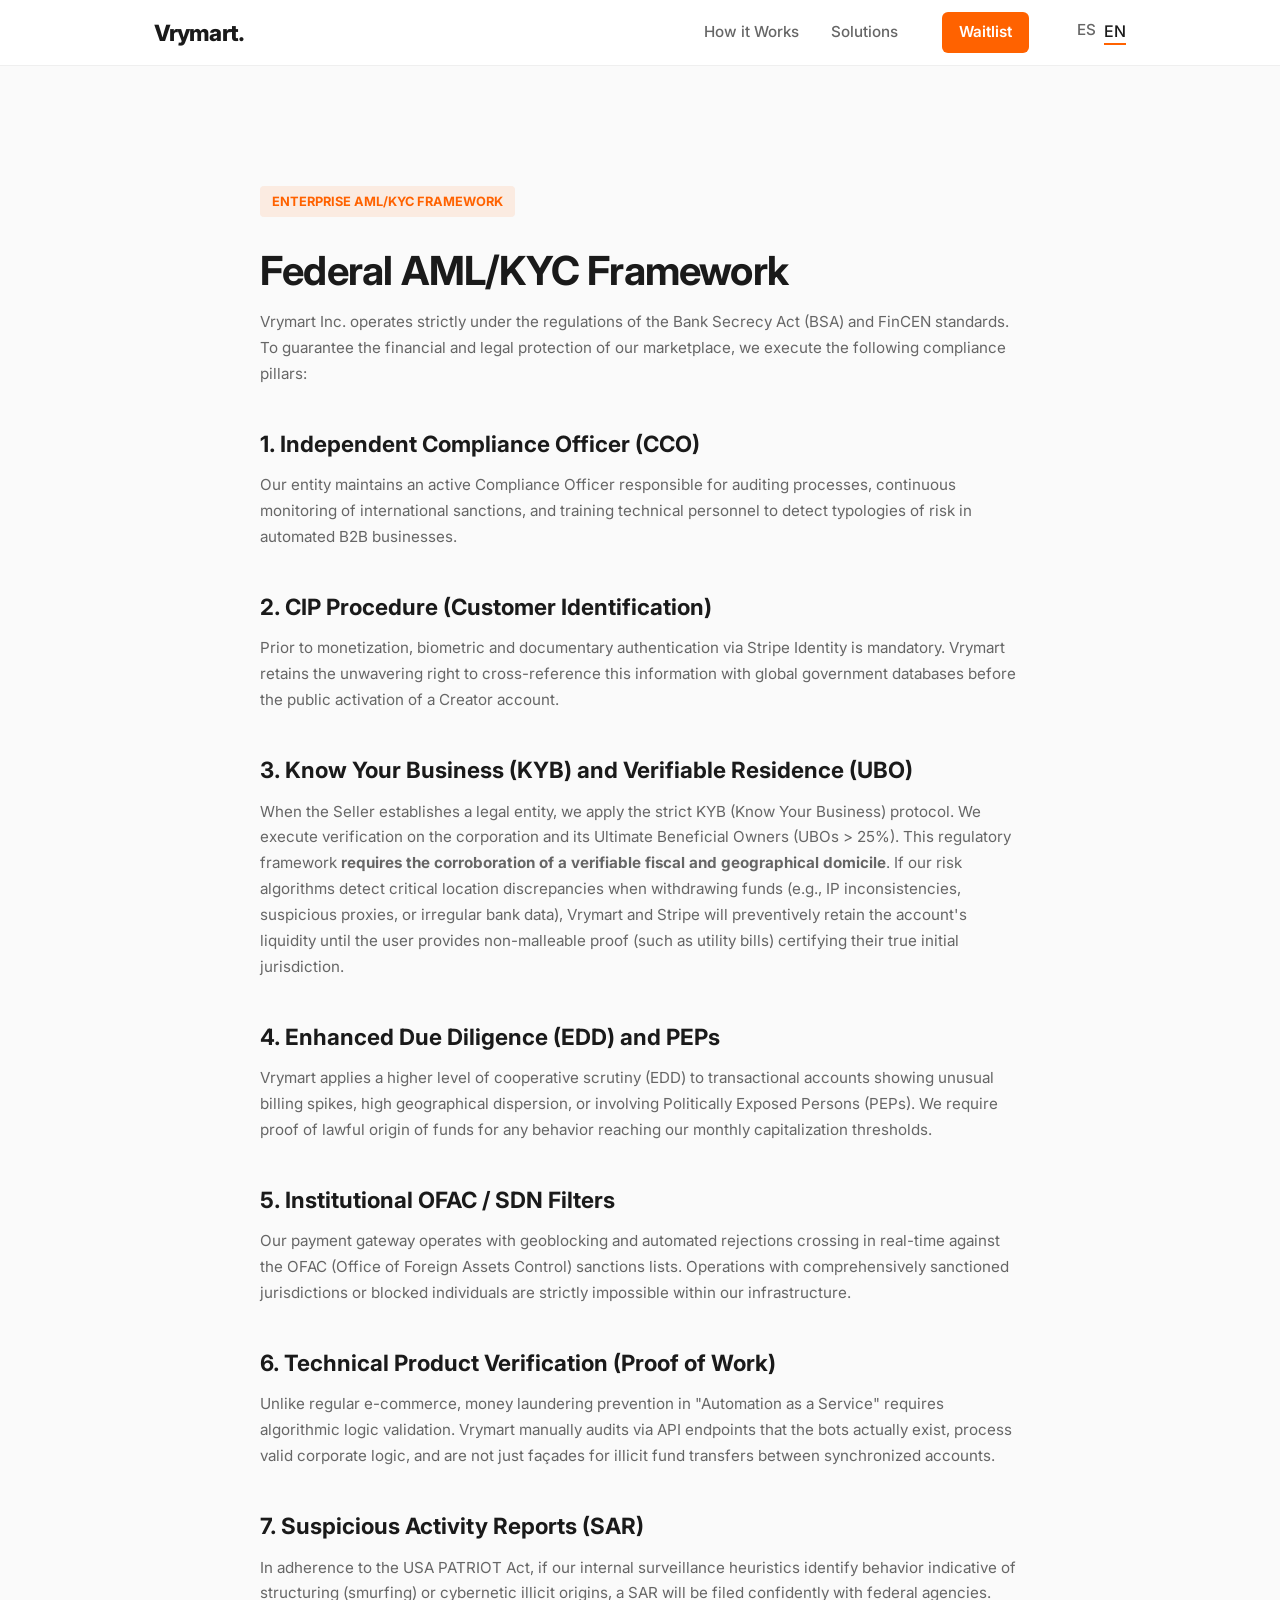
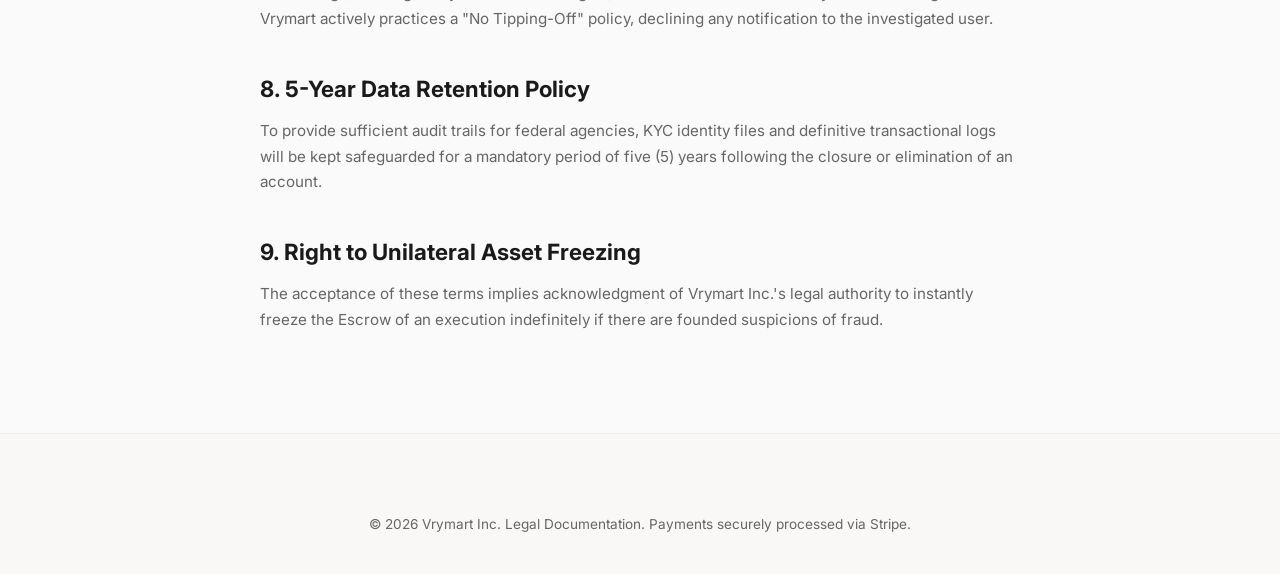
<file: kyc.html>
﻿<!DOCTYPE html>
<html lang="es">
<head>
    <meta charset="UTF-8">
    <meta name="viewport" content="width=device-width, initial-scale=1.0">
    <title>Políticas Anticorrupción (KYC/AML) - Vrymart</title>
    <link href="https://fonts.googleapis.com/css2?family=Inter:wght@300;400;500;600;700&display=swap" rel="stylesheet">
    <link rel="stylesheet" href="css/style.css">
    <script>
        if (!sessionStorage.getItem('lang_redirected')) {
            var userLang = navigator.language || navigator.userLanguage;
            if (userLang.toLowerCase().includes('en')) {
                sessionStorage.setItem('lang_redirected', 'true');
                window.location.href = 'en/' + (window.location.pathname.split('/').pop() || 'index.html');
            }
        }
    </script>
    <style>
        .legal-content { max-width: 800px; margin: 0 auto; padding: 120px 20px 80px 20px; }
        .legal-content h1 { font-size: 2.5rem; margin-bottom: 8px; color: var(--text-primary); letter-spacing: -0.02em; }
        .legal-content h2 { font-size: 1.4rem; margin-top: 40px; margin-bottom: 12px; color: var(--text-primary); }
        .legal-content p { color: var(--text-secondary); line-height: 1.7; margin-bottom: 20px; font-size: 0.95rem; }
        .badge-kyc { display: inline-block; padding: 6px 12px; background: rgba(255, 98, 0, 0.1); color: var(--accent-primary); font-size: 0.8rem; font-weight: bold; border-radius: 4px; margin-bottom: 24px; text-transform: uppercase;}
    </style>
    <link rel="icon" type="image/svg+xml" href="favicon.svg">
</head>
<body style="display: flex; flex-direction: column; min-height: 100vh;">
    <header class="navbar">
        <div class="container nav-content">
            <a href="./" class="logo" style="text-decoration: none; color: var(--text-primary);">Vrymart.</a>
            <nav class="nav-links">
                <a href="./#como-funciona" style="color: var(--text-secondary); text-decoration: none;">Cómo Funciona</a>
                <a href="./#casos-de-uso" style="color: var(--text-secondary); text-decoration: none;">Soluciones</a>
                <a href="./#waitlist" class="btn btn-primary" style="margin-left: 12px;">Lista de Espera</a>
                <div class="lang-switcher" style="margin-left: 16px; display: inline-flex; gap: 8px; font-weight: 500;">
                    <span style="color: var(--text-primary); border-bottom: 2px solid var(--accent-primary);">ES</span>
                    <a href="en/kyc" style="color: var(--text-secondary); text-decoration: none; border-bottom: 2px solid transparent;">EN</a>
                </div>
            </nav>
        </div>
    </header>
    <main class="legal-content" style="flex-grow: 1; width: 100%; box-sizing: border-box;">
        <span class="badge-kyc" style="display: inline-block; padding: 6px 12px; background: rgba(255, 98, 0, 0.1); color: var(--accent-primary); font-size: 0.8rem; font-weight: bold; border-radius: 4px; margin-bottom: 24px; text-transform: uppercase;">Enterprise AML/KYC Framework</span>
        <h1>Control AML, KYC y Cumplimiento Normativo</h1>
        <p>Vrymart Inc. mantiene una estricta política de tolerancia cero ante el fraude, el lavado de activos y el financiamiento del terrorismo. Nuestro Programa de Cumplimiento AML está diseñado conforme a la Ley de Secreto Bancario de EE.UU. (BSA), la Ley PATRIOT y las normativas dictaminadas por FinCEN y GAFI.</p>
        <h2>1. Oficial de Cumplimiento Designado</h2>
        <p>Vrymart cuenta con un Oficial de Cumplimiento AML (Compliance Officer) designado formalmente, encargado directo de la supervisión, actualización y ejecución del marco legal. Este directivo coordina auditorías imparciales permanentes para garantizar que nuestra infraestructura se alinee a las directivas tecnológicas de prevención delictiva.</p>
        <h2>2. Procedimiento CIP (Customer Identification)</h2>
        <p>Previo a la monetización, es ineludible la autenticación biométrica y documental vía Stripe Identity. Vrymart retiene el derecho inquebrantable de cruzar esta información con bases de datos gubernamentales mundiales antes de la activación pública de una cuenta de Creador.</p>
        <h2>3. Conozca a su Negocio (KYB) y Residencia Comprobable (UBO)</h2>
        <p>Cuando el Vendedor constituye un ente jurídico, aplicamos el protocolo estricto KYB (Know Your Business). Ejecutamos una verificación sobre la corporación y sobre sus Dueños Beneficiarios Reales (UBOs al >25%). Esta matriz regulatoria <strong>exige la corroboración de un domicilio fiscal y geográfico verificable</strong>. Si nuestros algoritmos de riesgo detectan discrepancias críticas de ubicación al momento de solicitar retiros (Ej. inconsistencias de IP, proxies sospechosos o datos bancarios irregulares), Vrymart y Stripe retendrán la liquidez de la cuenta preventivamente hasta que el usuario provea comprobantes (como facturas de servicios) que certifiquen su verdadera jurisdicción inicial.</p>
        <h2>4. Diligencia Debida Reforzada (EDD) y PEPs</h2>
        <p>Vrymart aplica un nivel superior de escrutinio cooperativo (EDD) a cuentas transaccionales que presenten picos inusuales de facturación, alta dispersión geográfica o que involucren Personas Expuestas Políticamente (PEPs). Requerimos pruebas de origen lícito de fondos ante cualquier comportamiento que alcance nuestros umbrales de capitalización mensual.</p>
        <h2>5. Listas Restrictivas (OFAC) y Sanciones Globales</h2>
        <p>La arquitectura del marketplace inhibe en tiempo real toda transacción desde y hacia jurisdicciones no cooperativas, territorios embargados, y entidades perfiladas en las Listas de Ciudadanos Especialmente Designados de la OFAC, SDN de Estados Unidos y bloqueos de la Unión Europea.</p>
        <h2>6. Auditoría Técnica de Anti-Lavado Subyacente</h2>
        <p>Inhabilitamos el esquema de "bots vacíos". Cada producto tecnológico se somete a validación de conexión API en vivo para descartar la comercialización fraudulenta de servicios carentes de capacidad (soluciones fachada), asegurando que cada transacción económica ampare poder computacional demostrable.</p>
        <h2>7. Reportes de Actividad Sospechosa (SAR)</h2>
        <p>Si los modelos de Vrymart detectan transacciones circulares, simuladas, o tácticas de pitufeo computacional (smurfing), se emitirá un Reporte de Actividad Sospechosa ante agencias como FinCEN y autoridades federales. Bajo el mandato legal de <em>"No-Tipping Off"</em>, en caso de denuncia está prohibido que el personal de Vrymart notifique tácita o explícitamente al infractor sobre la investigación en curso.</p>
        <h2>8. Retención Histórica de Registros (5 Años)</h2>
        <p>Cumpliendo el lapso legal federal estipulado y no negociable, los expedientes KYC y la trazabilidad de los metadatos de transferencias en la plataforma permanecerán resguardados en bases de datos blindadas por un período mínimo de 5 (cinco) años calendario, incluso de forma póstuma a la eliminación de una cuenta, estando eternamente a disposición judicial.</p>
        <h2>9. Revocación y Congelamiento de Fondos</h2>
        <p>Ante vulneraciones objetivas al programa AML, Vrymart ejecutará como primer recaudo procesal el congelamiento unilateral total del saldo custodiado de los actores implicados y la inhibición irreversible de las cuentas conectadas, cediendo la disposición de los mismos únicamente mediante orden de una autoridad federal competente.</p>
    </main>
    <footer class="footer">
        <div class="container text-center" style="font-size: 0.85rem; color: var(--text-secondary);">
            <p>&copy; 2026 Vrymart Inc. Documentación Legal. Pagos procesados de forma segura vía Stripe.</p>
        </div>
    </footer>
</body>
</html>
</file>
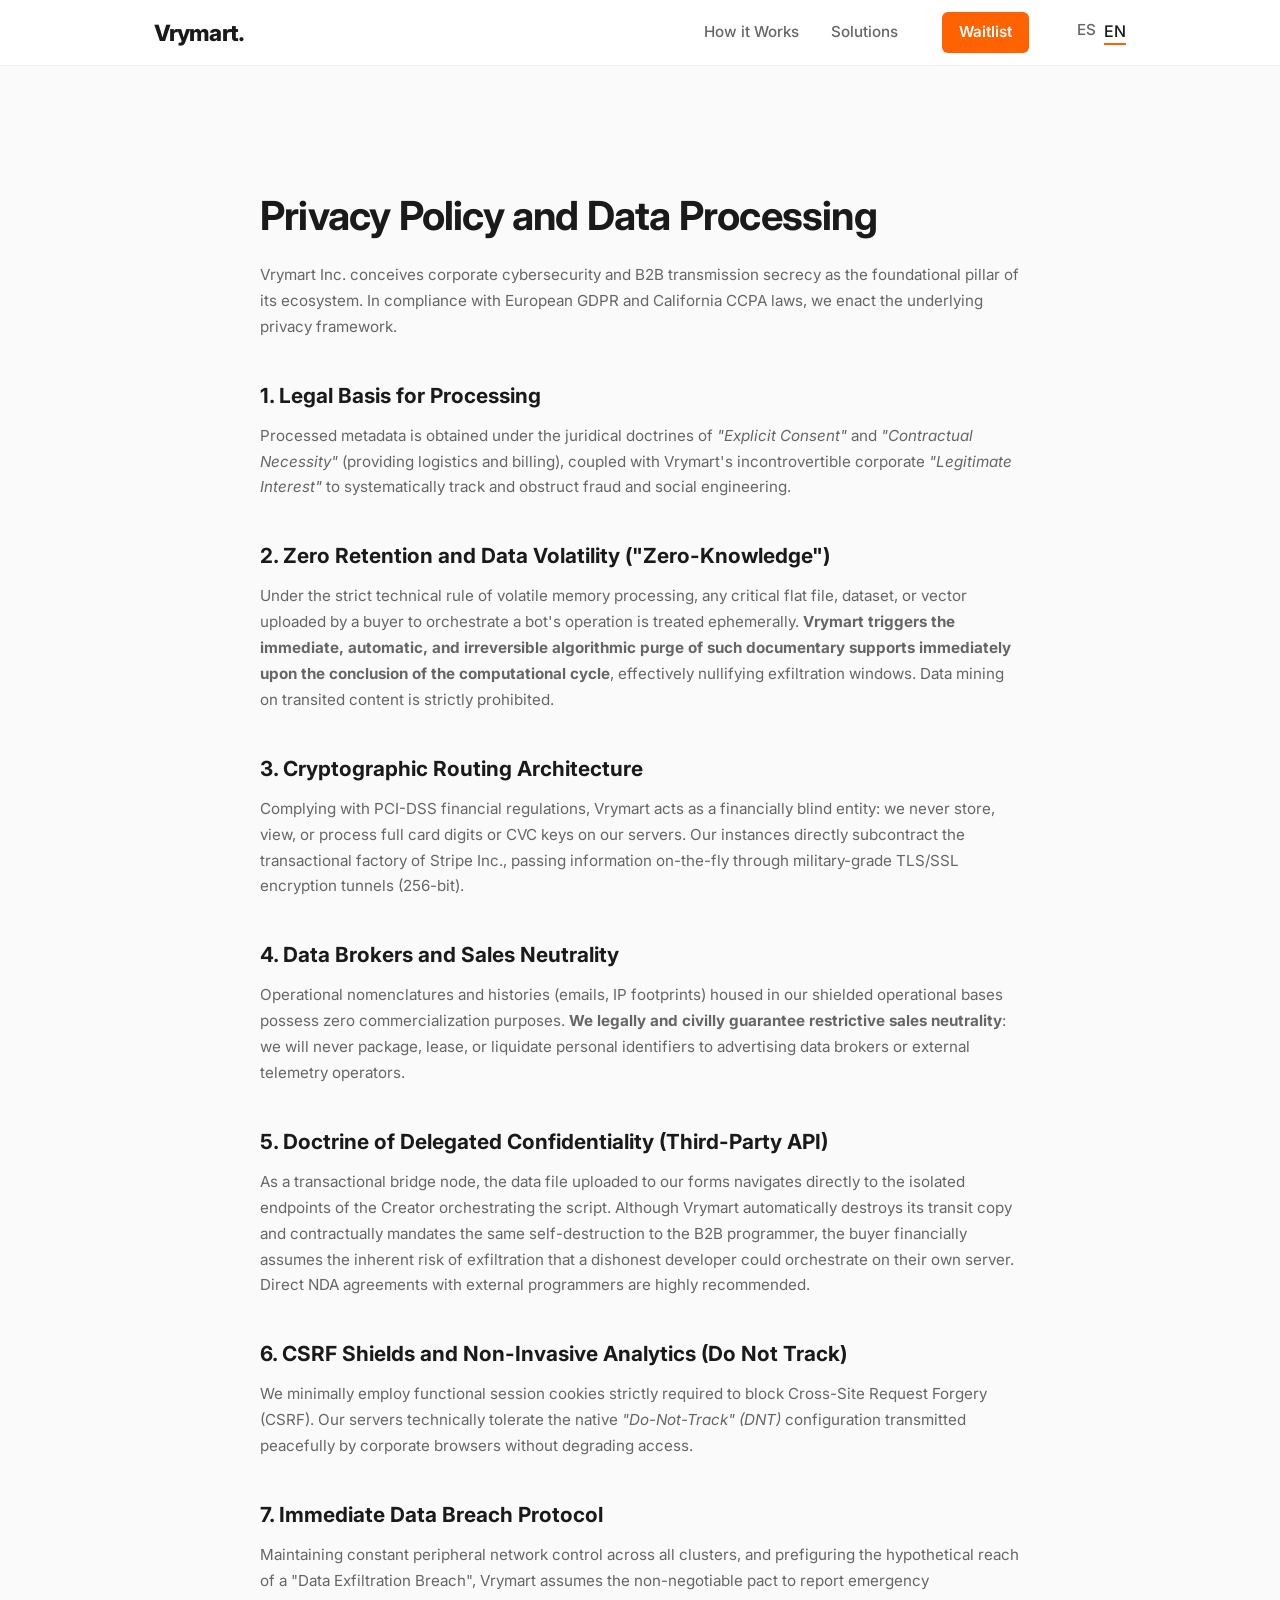
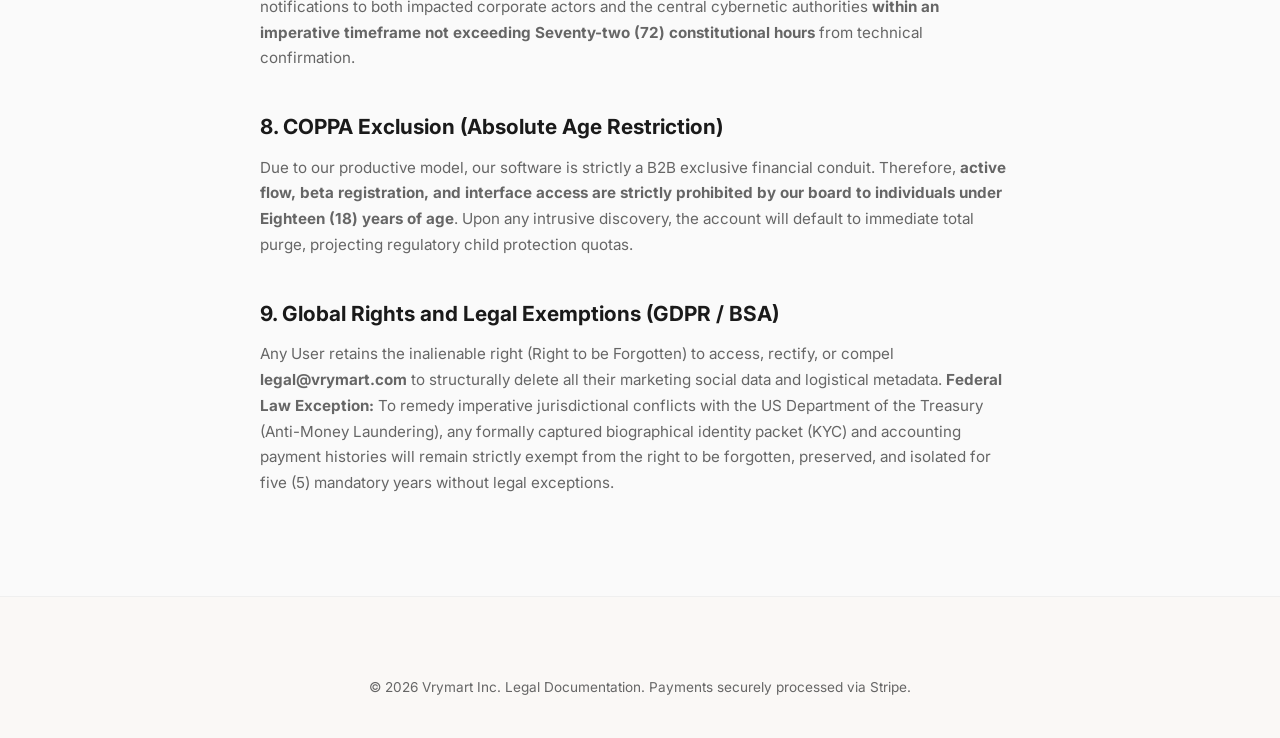
<file: privacy.html>
﻿<!DOCTYPE html>
<html lang="es">
<head>
    <meta charset="UTF-8">
    <meta name="viewport" content="width=device-width, initial-scale=1.0">
    <title>Política de Privacidad - Vrymart</title>
    <link href="https://fonts.googleapis.com/css2?family=Inter:wght@300;400;500;600;700&display=swap" rel="stylesheet">
    <link rel="stylesheet" href="css/style.css">
    <script>
        if (!sessionStorage.getItem('lang_redirected')) {
            var userLang = navigator.language || navigator.userLanguage;
            if (userLang.toLowerCase().includes('en')) {
                sessionStorage.setItem('lang_redirected', 'true');
                window.location.href = 'en/' + (window.location.pathname.split('/').pop() || 'index.html');
            }
        }
    </script>
    <style>
        .legal-content { max-width: 800px; margin: 0 auto; padding: 120px 20px 80px 20px; }
        .legal-content h1 { font-size: 2.5rem; margin-bottom: 16px; color: var(--text-primary); letter-spacing: -0.02em; }
        .legal-content h2 { font-size: 1.4rem; margin-top: 40px; margin-bottom: 12px; color: var(--text-primary); }
        .legal-content p { color: var(--text-secondary); line-height: 1.7; margin-bottom: 20px; font-size: 0.95rem; }
        .legal-content ul { color: var(--text-secondary); padding-left: 20px; margin-bottom: 20px; font-size: 0.95rem; line-height: 1.6; }
        .legal-content li { margin-bottom: 8px; }
    </style>
    <link rel="icon" type="image/svg+xml" href="favicon.svg">
</head>
<body style="display: flex; flex-direction: column; min-height: 100vh;">
    <header class="navbar">
        <div class="container nav-content">
            <a href="./" class="logo" style="text-decoration: none; color: var(--text-primary);">Vrymart.</a>
            <nav class="nav-links">
                <a href="./#como-funciona" style="color: var(--text-secondary); text-decoration: none;">Cómo Funciona</a>
                <a href="./#casos-de-uso" style="color: var(--text-secondary); text-decoration: none;">Soluciones</a>
                <a href="./#waitlist" class="btn btn-primary" style="margin-left: 12px;">Lista de Espera</a>
                <div class="lang-switcher" style="margin-left: 16px; display: inline-flex; gap: 8px; font-weight: 500;">
                    <span style="color: var(--text-primary); border-bottom: 2px solid var(--accent-primary);">ES</span>
                    <a href="en/privacy" style="color: var(--text-secondary); text-decoration: none; border-bottom: 2px solid transparent;">EN</a>
                </div>
            </nav>
        </div>
    </header>
    <main class="legal-content" style="flex-grow: 1; width: 100%; box-sizing: border-box;">
        <span class="badge-kyc" style="display: inline-block; padding: 6px 12px; background: rgba(5, 5, 5, 0.1); color: var(--text-primary); font-size: 0.8rem; font-weight: bold; border-radius: 4px; margin-bottom: 24px; text-transform: uppercase;">Global Privacy Framework</span>
        <h1>Política de Privacidad y Tratamiento de Algoritmos</h1>
        <p>Vrymart Inc. concibe la ciberseguridad corporativa y el sigilo en la transmisión B2B como el pilar fundacional del ecosistema. En cumplimiento con la GDPR Europea y la Ley CCPA del Estado de California, promulgamos el protocolo subyacente de retención.</p>
        <h2>1. Base Legal y Necesidad de Procesamiento</h2>
        <p>Los metadatos procesados son obtenidos amparados bajo las doctrinas jurídicas del <em>"Consentimiento Explícito"</em> y la <em>"Necesidad Contractual"</em> (brindar la logística y factura de servicios), aunado al <em>"Interés Legítimo"</em> corporativo inalienable de Vrymart para rastrear y obstruir sistemáticamente el fraude y la ingeniería social.</p>
        <h2>2. Retención Cero y Volatilidad ("Zero-Knowledge")</h2>
        <p>Bajo la regla técnica estricta de procesamiento en memoria volátil, cualquier archivo plano crítico, dataset o vector que un comprador cargue para orquestar la operativa del bot es tratado de forma efímera. <strong>Vrymart desencadena la purga algorítmica, automática e irreversible de dichos soportes documentales inmediatamente concluido el ciclo de cómputo</strong> de la petición, anulando las ventanas de exfiltración. Está terminantemente prohibida la minería de datos (Data Mining) sobre el contenido transitado.</p>
        <h2>3. Arquitectura de Túneles Criptográficos (Pagos)</h2>
        <p>Obedeciendo las normativas financieras PCI-DSS, Vrymart es un ente ciego financieramente: jamás almacena, visualiza ni procesa fotogramas de tarjetas o llaves CVC en sus alojamientos. Nuestras instancias subcontratan directamente la factoría transaccional de Stripe Inc. cruzando la información al vuelo a través de protocolos de red TLS/SSL de encriptación militar (256-bits).</p>
        <h2>4. Data Brokers y Pactos de Incomunicación Comercial</h2>
        <p>Las nomenclaturas e historiales operacionales, como correos electrónicos, patentes IP y jerarquías de cuentas que yacen alojados en nuestras bases operativas blindadas no poseen propósito de comercialización. <strong>Garantizamos civil y legalmente la neutralidad de venta restrictiva</strong>: jamás empaquetaremos, arrendaremos ni liquidaremos identificadores personales hacia corredores informáticos publicitarios u operadores de Telemetría exterior.</p>
        <h2>5. Doctrina de Confidencialidad Delegada (Third-Party API)</h2>
        <p>Al instanciarnos como nodo transaccional puente, el archivo informático subido a nuestros formularios navega hacia los puntos finales aislados del Creador (API Endpoint) que orquesta el script. Aunque Vrymart somete a destrucción automática su copia de tránsito, y exige por Contrato Maestro la misma autodestrucción al programador B2B; el comprador asume financieramente el riesgo inherente de exfiltración que un desarrollador deshonesto pudiese propiciar del lado del servidor final, instando el respaldo sobre sistemas NDA directos.</p>
        <h2>6. Escudos CSRF y Trazas Analíticas No-Invasivas (Do Not Track)</h2>
        <p>Empleamos exiguamente cookies sesionales funcionales requeridas al estricto efecto de bloquear suplantación identitaria (CSRF). Nuestros servidores toleran con neutralidad técnica la configuración nativa <em>"Do-Not-Track" (DNT)</em> transmitida pacíficamente por los navegadores de orígenes empresariales sin discriminar degradando el acceso.</p>
        <h2>7. Protocolo Inmediato de Brecha y Reacción Constatada (Data Breach)</h2>
        <p>Ostentando un control periférico constante de red en todas las instancias del clúster; y prefigurando el hipotético alcance a un quiebre de la barrera de nuestra fortaleza ("Data Exfiltration Breach"). Vrymart asume el pacto innegociable de reportar las notificaciones de emergencia tanto a los actores corporativos impactados y a la fiscalía cibernética central <strong>en una ventana de tiempo imperativa no superior a Setenta y dos (72) horas constitucionales</strong> desde su confirmación técnica por nuestro equipo auditorio.</p>
        <h2>8. Exclusión COPPA (Restricción Absoluta por Minoría)</h2>
        <p>Encausando nuestro modelo productivo, nuestro software es innegablemente un conducto financiero exclusivo B2B. Por tanto <strong>el flujo activo, inscripción a betas y acceso a interfaces está férreamente vedado por nuestra junta a menores de Dieciocho (18) años de edad civil</strong>. Ante cualquier descubrimiento intrusivo, la cuenta inhabilitará por defecto a purga inminente total protegiendo las cuotas regulatorias protectoras.</p>
        <h2>9. Derechos Globales y Conflictos de Excepción Registral (GDPR / BSA)</h2>
        <p>Cualquier Usuario ostenta derecho inalienable (Derecho al Olvido) para acceder, rectificar o compeler a <strong>legal@vrymart.com</strong> el borrado estructural de toda su data social de marketing y metadatos logísticos. <strong>Excepción de Ley Federal:</strong> A fin de subsanar conflictos jurisdiccionales imperativos ante el Departamento del Tesoro de EE.UU. (Anti-lavado), cualquier paquete de identidad biográfica capturado formalmente (KYC) e historiales contables de pago quedarán estrictamente exentos del derecho al olvido, preservados y aislados durante cinco (5) años sin excepciones legales.</p>
    </main>
    <footer class="footer">
        <div class="container text-center" style="font-size: 0.85rem; color: var(--text-secondary);">
            <p>&copy; 2026 Vrymart Inc. Documentación Legal. Pagos procesados de forma segura vía Stripe.</p>
        </div>
    </footer>
</body>
</html>
</file>
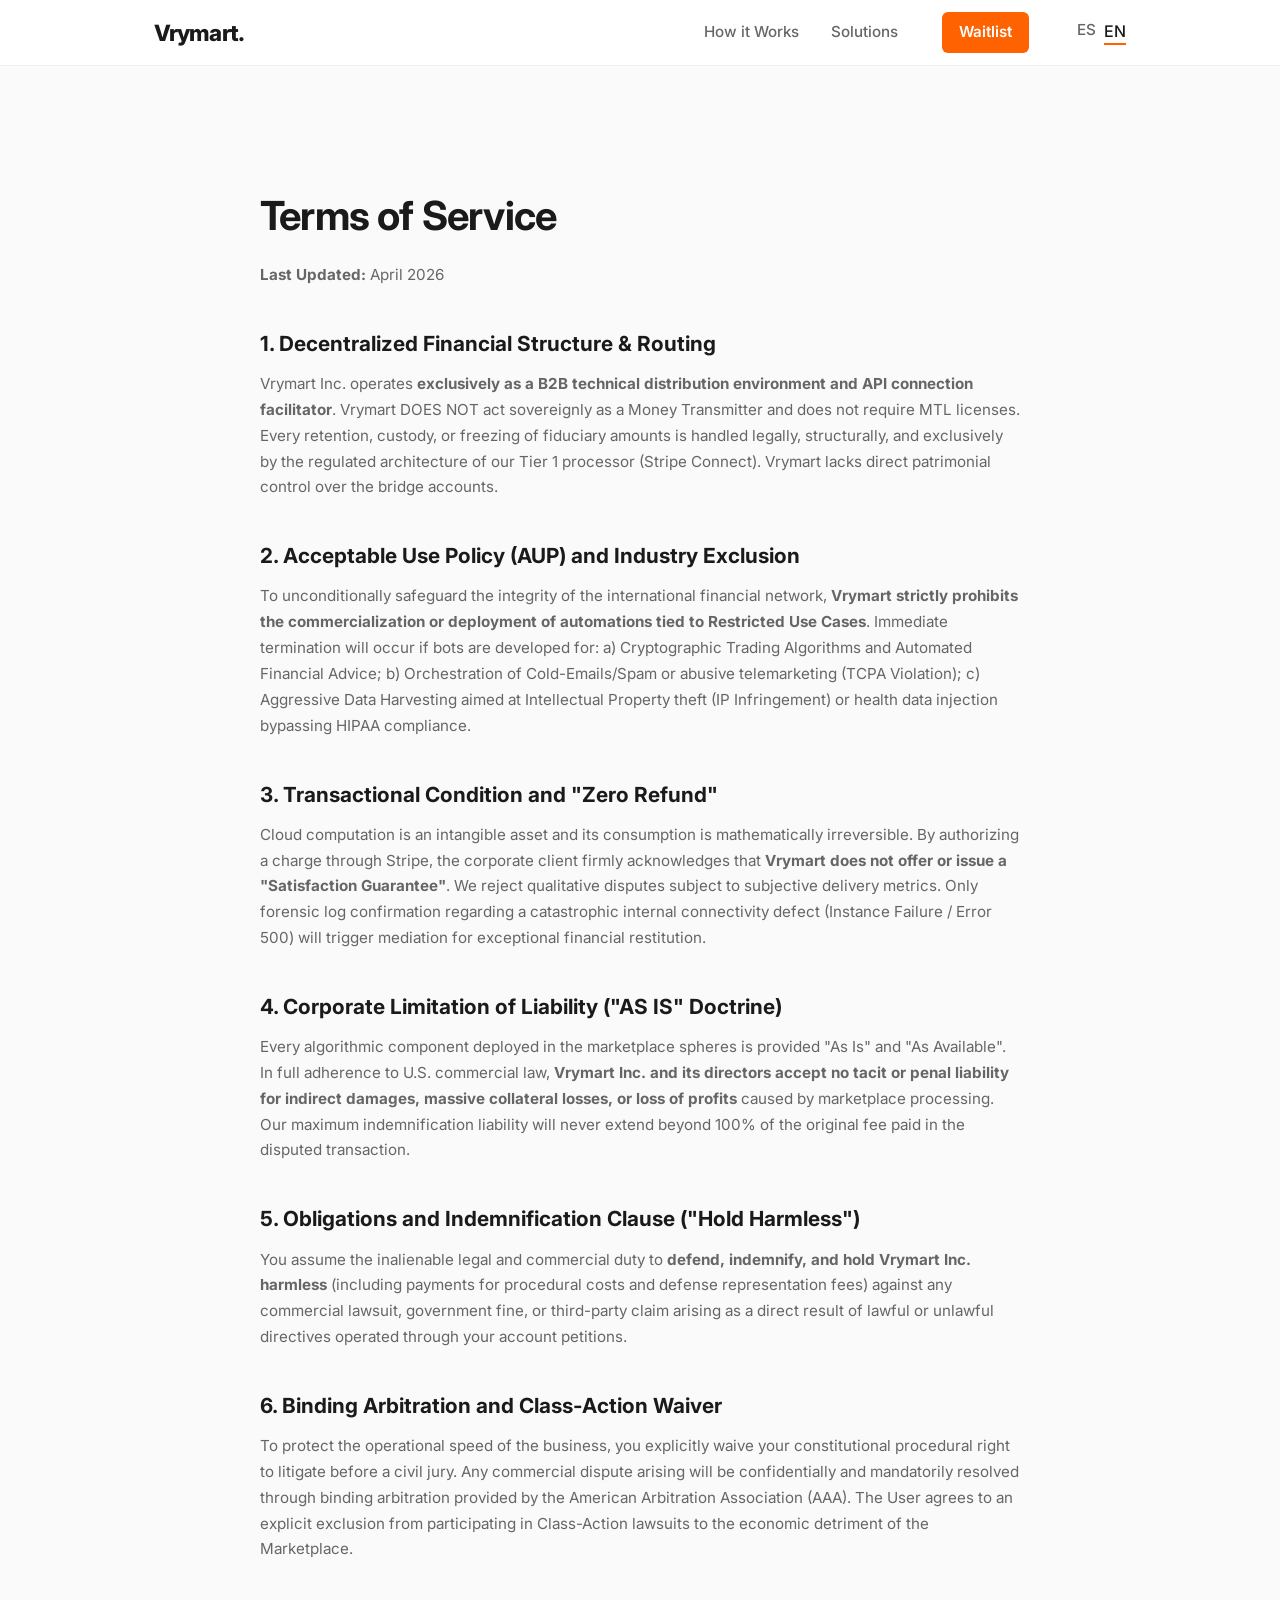
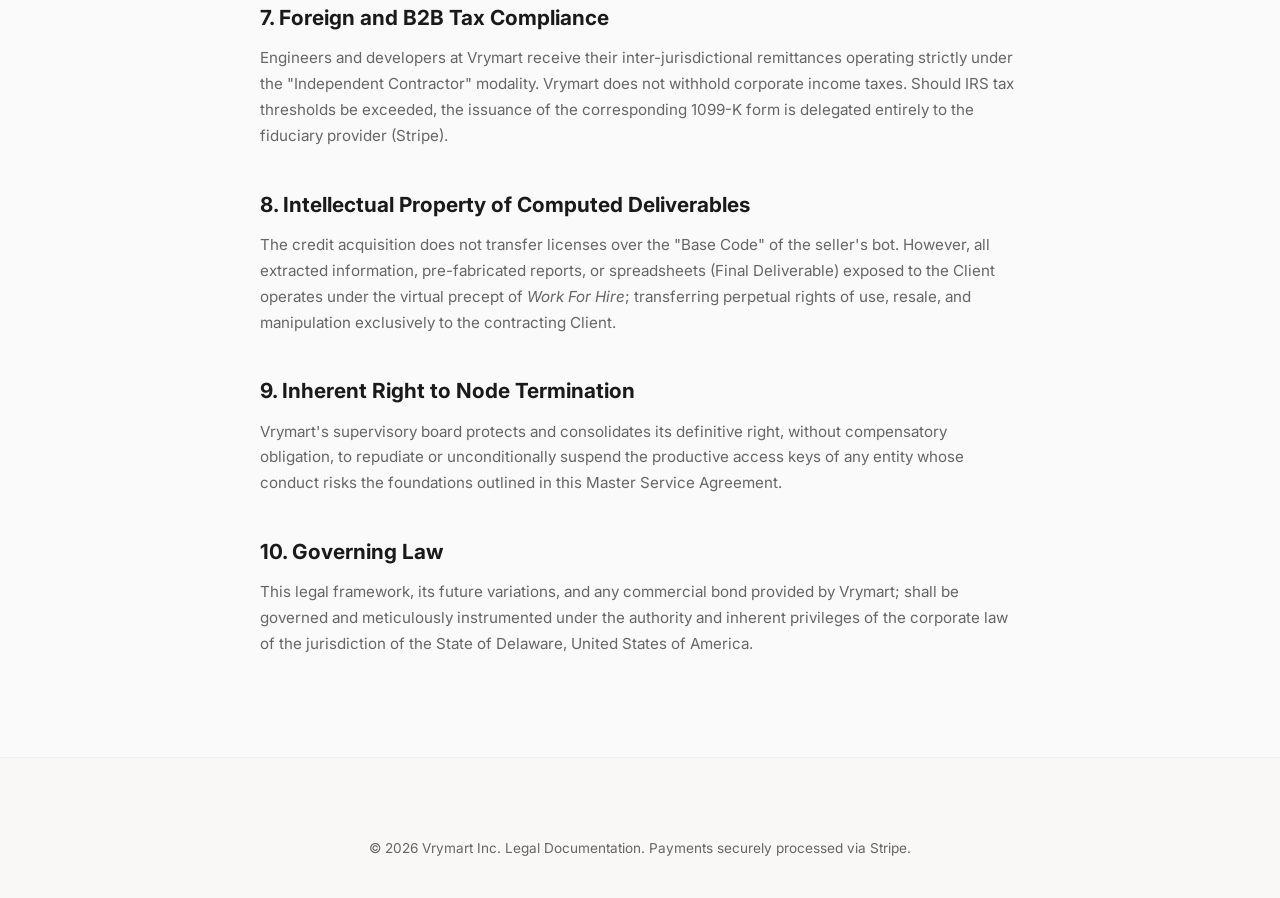
<file: terms.html>
<!DOCTYPE html>
<html lang="es">
<head>
    <meta charset="UTF-8">
    <meta name="viewport" content="width=device-width, initial-scale=1.0">
    <title>Términos de Servicio - Vrymart</title>
    <link href="https://fonts.googleapis.com/css2?family=Inter:wght@300;400;500;600;700&display=swap" rel="stylesheet">
    <link rel="stylesheet" href="css/style.css">
    <script>
        if (!sessionStorage.getItem('lang_redirected')) {
            var userLang = navigator.language || navigator.userLanguage;
            if (userLang.toLowerCase().includes('en')) {
                sessionStorage.setItem('lang_redirected', 'true');
                window.location.href = 'en/' + (window.location.pathname.split('/').pop() || 'index.html');
            }
        }
    </script>
    <style>
        .legal-content {
            max-width: 800px;
            margin: 0 auto;
            padding: 120px 20px 80px 20px;
        }
        .legal-content h1 {
            font-size: 2.5rem;
            margin-bottom: 16px;
            color: var(--text-primary);
            letter-spacing: -0.02em;
        }
        .legal-content h2 {
            font-size: 1.4rem;
            margin-top: 40px;
            margin-bottom: 12px;
            color: var(--text-primary);
        }
        .legal-content p {
            color: var(--text-secondary);
            line-height: 1.7;
            margin-bottom: 20px;
            font-size: 0.95rem;
        }
    </style>
    <link rel="icon" type="image/svg+xml" href="favicon.svg">
</head>
<body style="display: flex; flex-direction: column; min-height: 100vh;">
    <header class="navbar">
        <div class="container nav-content">
            <a href="./" class="logo" style="text-decoration: none; color: var(--text-primary);">Vrymart.</a>
            <nav class="nav-links">
                <a href="./#como-funciona" style="color: var(--text-secondary); text-decoration: none;">Cómo Funciona</a>
                <a href="./#casos-de-uso" style="color: var(--text-secondary); text-decoration: none;">Soluciones</a>
                <a href="./#waitlist" class="btn btn-primary" style="margin-left: 12px;">Lista de Espera</a>
                <div class="lang-switcher" style="margin-left: 16px; display: inline-flex; gap: 8px; font-weight: 500;">
                    <span style="color: var(--text-primary); border-bottom: 2px solid var(--accent-primary);">ES</span>
                    <a href="en/terms" style="color: var(--text-secondary); text-decoration: none; border-bottom: 2px solid transparent;">EN</a>
                </div>
            </nav>
        </div>
    </header>
    <main class="legal-content" style="flex-grow: 1; width: 100%; box-sizing: border-box;">
        <p><strong>Última actualización:</strong> Abril 2026</p>
    <main class="legal-content" style="flex-grow: 1; width: 100%; box-sizing: border-box;">
        <span class="badge-kyc" style="display: inline-block; padding: 6px 12px; background: rgba(5, 5, 5, 0.1); color: var(--text-primary); font-size: 0.8rem; font-weight: bold; border-radius: 4px; margin-bottom: 24px; text-transform: uppercase; border: 1px solid var(--border-color);">Master Service Agreement (MSA)</span>
        <h1>Términos de Servicio y Condiciones Subyacentes</h1>
        <p><strong>Última actualización:</strong> Abril 2026</p>
        <h2>1. Estructura Financiera Descentralizada y Enrutamiento</h2>
        <p>Vrymart Inc. opera <strong>exclusivamente como un entorno tecnológico de distribución B2B y facilitador de conexiones API</strong>. Vrymart NO actúa en forma soberana como Transmisor de Dinero ni requiere licencias MTL. Absolutamente toda retención, custodia o congelamiento pre-liquidación del monto fiduciario al Vendedor recae legal, estructural y exclusivamente sobre la arquitectura regulada de nuestro procesador Nivel 1 (Stripe Connect). Vrymart carece de control y tenencia directa patrimonial sobre las cuentas puente.</p>
        <h2>2. Política de Usos Prohibidos y Exclusión de Industrias (AUP)</h2>
        <p>A fin de salvaguardar incondicionalmente la integridad de la red financiera internacional y en obediencia plena a las Leyes Bancarias, <strong>Vrymart prohíbe severamente la comercialización o despliegue de automatizaciones atadas a Casos de Uso Restringidos</strong>. Constituirá la rescisión inmediata desarrollar bots destinados a: a) Algoritmos de Trading Criptográfico y Asesoría Financiera Automática; b) Orquestación de Cold-Emails Masivos/Spam o telemarketing abusivo (Violación TCPA); c) Extracción masiva de datos (Data Harvesting) enfocada a robo de propiedad intelectual protegida por copyright (IP Infringement) o bypass de seguridad e inyección de datos de salud sin HIPAA compliance.</p>
        <h2>3. Condición Transaccional y Cero-Reembolsos ("Zero Refund")</h2>
        <p>El cómputo en nube es un activo intangible y su consumo es matemáticamente irreversible. Al ordenar un cargo mediante Stripe, el cliente corporativo asimila firmemente que <strong>Vrymart no ofrece ni emite la folclórica figura de "Garantía de Satisfacción"</strong>. Desconocemos disputas cualitativas sujetas a métricas subjetivas respecto a métricas del entregable exportado. Solo la comprobación forense en logs respecto a un defecto catastrófico de conectividad interna (Fallo de Instancia / Error 500) desencadenará mediación para restitución financiera de excepción.</p>
        <h2>4. Límite de Responsabilidad Corporativa (Doctrina "AS IS")</h2>
        <p>Todo componente algorítmico desplegado en las esferas del marketplace se proporciona "Tal Cual" y "Según Disponibilidad". En apego pleno a la ley comercial de EE.UU., <strong>Vrymart Inc. y sus directores no aceptarán responsabilidad tácita ni penal por daños indirectos, lucro cesante o pérdidas colaterales</strong> causadas por el procesamiento del marketplace. Nuestra responsabilidad indemnizatoria máxima jamás se extenderá más allá del 100% de la tarifa originaria pagada en la transacción en disputa.</p>
        <h2>5. Obligaciones y Cláusula de Indemnización ("Hold Harmless")</h2>
        <p>Usted asume el deber jurídico y comercial inalienable de <strong>defender, indemnizar y liberar de toda penalidad a Vrymart Inc.</strong> (incluyendo pagos por costas procesales y honorarios de representación en defensa) frente a cualquier demanda comercial, multa del gobierno o pleito interpuesto por un tercero a consecuencia directa de las directivas lícitas o ilícitas operadas mediante sus peticiones de cuenta.</p>
        <h2>6. Arbitraje Vinculante y Renuncia a Demandas Colectivas</h2>
        <p>A fin de proteger la velocidad operacional del negocio, usted renuncia explícitamente al derecho procedimental constitutivo a litigar frente a un jurado civil. Toda disputa comercial emanada será resuelta de orden confidencial y obligatoria mediante arbitraje vinculante provisto por la Asociación Americana de Arbitraje (AAA). El Usuario acepta una explícita exclusión de formar parte en Demandas de Acción Colectiva (Class-Action Waivers) en perjuicio económico del Marketplace.</p>
        <h2>7. Cumplimiento Fiscal Extranjero y B2B (Tax Compliance B2B)</h2>
        <p>Los ingenieros y desarrolladores en Vrymart perciben sus remesas inter-jurisdiccionales operando estrictamente bajo modalidad de "Contratista Independiente". Vrymart no efectúa retenciones patronales sobre la renta. De sobrepasar los umbrales impositivos (IRS), se delegará enteramente al proveedor fiduciario (Stripe) la emisión del documento formulario 1099-K correspondiente al emisor.</p>
        <h2>8. Propiedad Intelectual de Entregables Computados</h2>
        <p>La adquisición crediticia no transfiere licencias sobre el "Código Base" del bot del vendedor. Sin embargo, toda información extraída, reporte pre-fabricado u hoja de cálculo (Entregable Final) expuesta hacia el Cliente opera sobre el precepto virtual de <em>Work For Hire</em>; transfiriendo facultades perennes de uso, reventa y manipulación en favor exclusivo del Cliente contratante.</p>
        <h2>9. Derecho Inherente a la Terminación de Nodos</h2>
        <p>El directorio supervisorio de Vrymart resguarda y consolida su derecho definitivo, sin obligación compensatoria, de repudiar o suspender incondicionalmente las llaves de acceso productivas de cualquier entidad cuya conducta arriesgue los estamentos delineados en el presente Contrato Maestro de Servicios <em>(Master Service Agreement)</em>.</p>
        <h2>10. Jurisdicción de Conformidad (Governing Law)</h2>
        <p>Este marco legal, sus variaciones futuras, y cualquier vínculo comercial provisto por Vrymart; se regirá y será meticulosamente instrumentado bajo la potestad y privilegios inherentes al derecho corporativo de la jurisdicción del Estado de Delaware, Estados Unidos de América.</p>
    </main>
    <footer class="footer">
        <div class="container text-center" style="font-size: 0.85rem; color: var(--text-secondary);">
            <p>&copy; 2026 Vrymart Inc. Documentación Legal. Pagos procesados de forma segura vía Stripe.</p>
        </div>
    </footer>
</body>
</html>
</file>
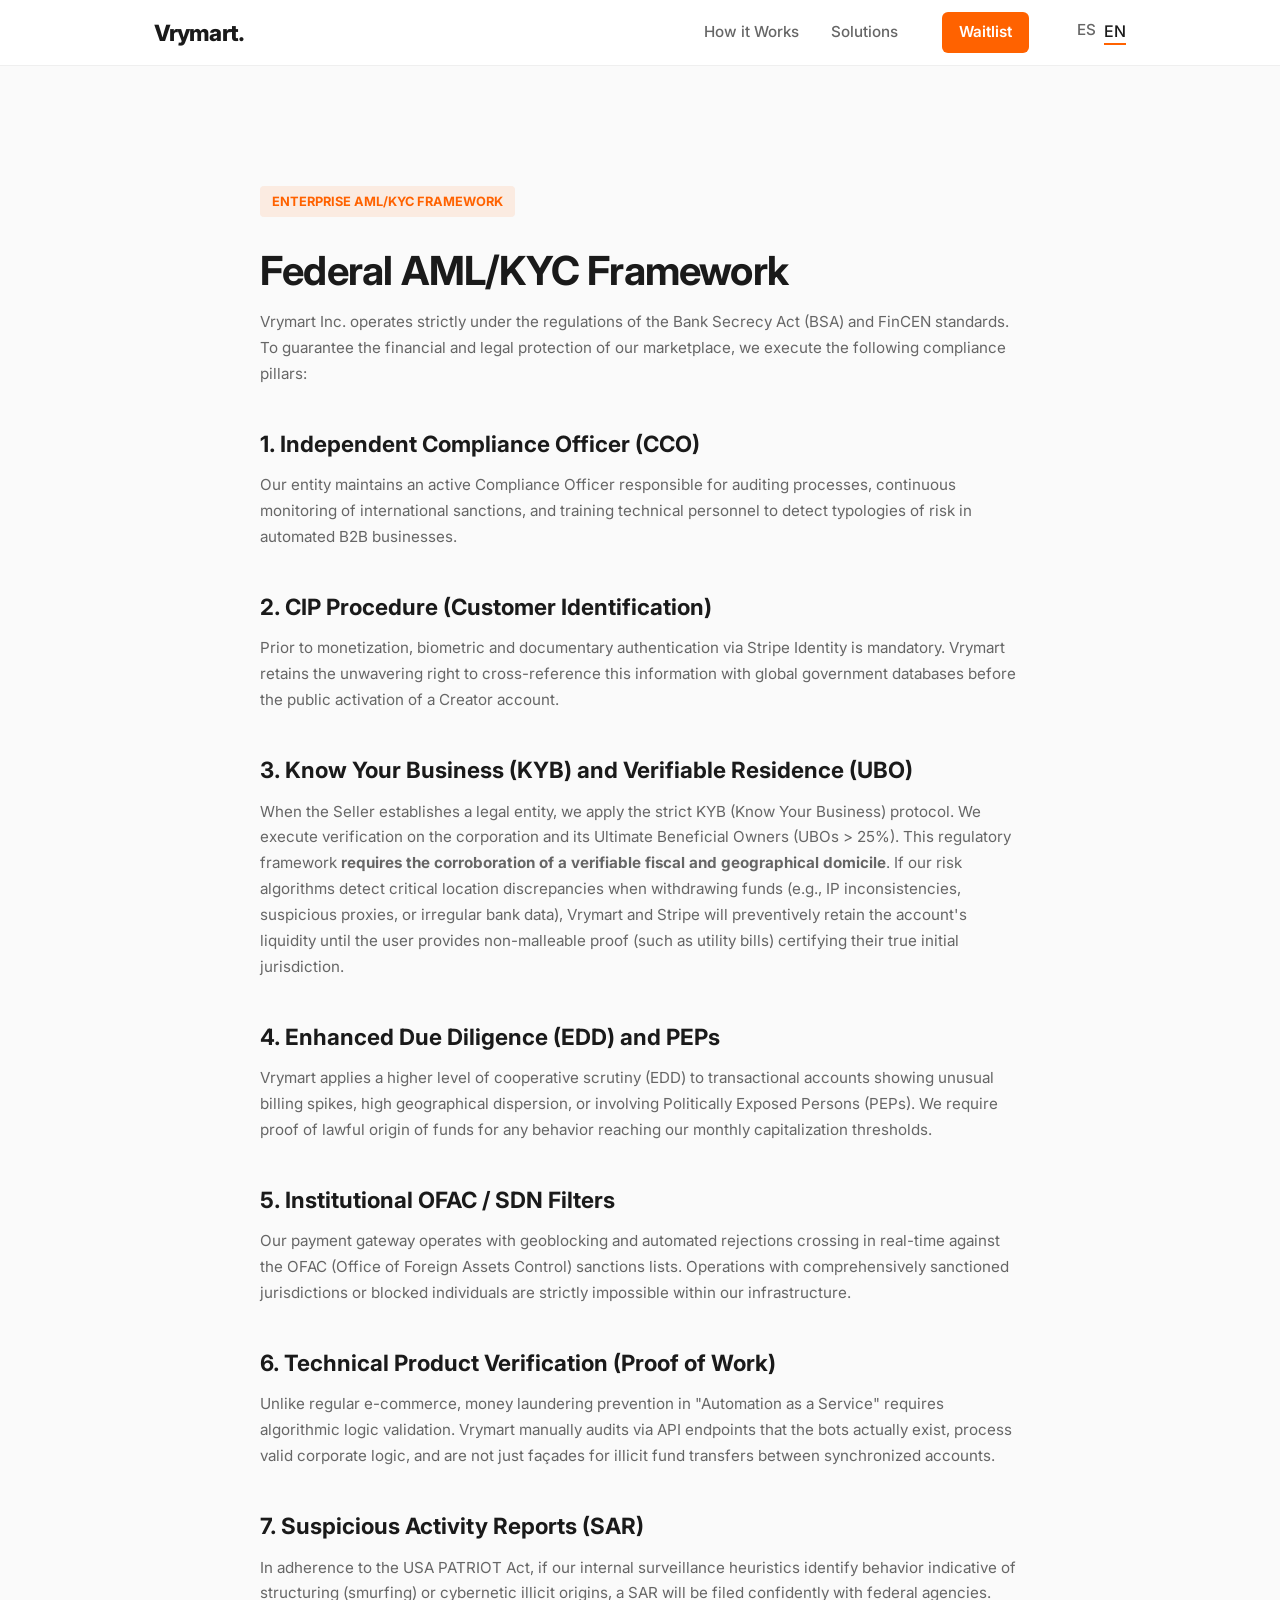
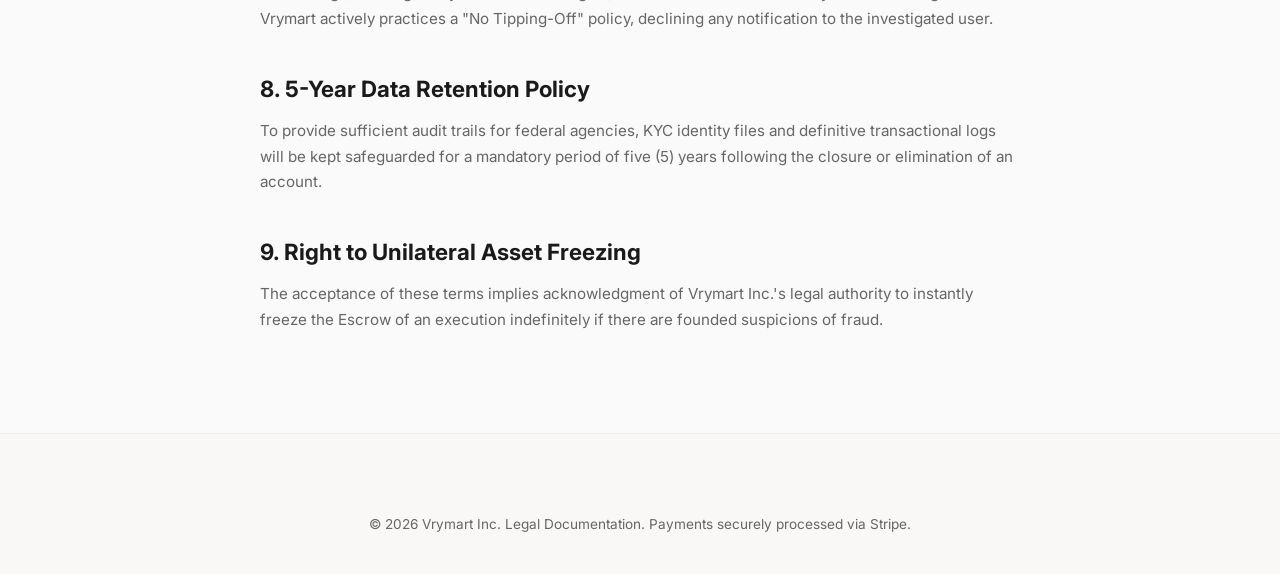
<file: en/kyc.html>
﻿<!DOCTYPE html>
<html lang="en">
<head>
    <meta charset="UTF-8">
    <meta name="viewport" content="width=device-width, initial-scale=1.0">
    <meta name="google" content="notranslate">
    <title>Enterprise AML/KYC - Vrymart</title>
    <link href="https://fonts.googleapis.com/css2?family=Inter:wght@300;400;500;600;700&display=swap" rel="stylesheet">
    <link rel="stylesheet" href="../css/style.css">
    <style>
        .legal-content { max-width: 800px; margin: 0 auto; padding: 120px 20px 80px 20px; }
        .legal-content h1 { font-size: 2.5rem; margin-bottom: 8px; color: var(--text-primary); letter-spacing: -0.02em; }
        .legal-content h2 { font-size: 1.4rem; margin-top: 40px; margin-bottom: 12px; color: var(--text-primary); }
        .legal-content p { color: var(--text-secondary); line-height: 1.7; margin-bottom: 20px; font-size: 0.95rem; }
        .badge-kyc { display: inline-block; padding: 6px 12px; background: rgba(255, 98, 0, 0.1); color: var(--accent-primary); font-size: 0.8rem; font-weight: bold; border-radius: 4px; margin-bottom: 24px; text-transform: uppercase;}
    </style>
    <link rel="icon" type="image/svg+xml" href="../favicon.svg">
</head>
<body style="display: flex; flex-direction: column; min-height: 100vh;">
    <header class="navbar">
        <div class="container nav-content">
            <a href="./" class="logo" style="text-decoration: none; color: var(--text-primary);">Vrymart.</a>
            <nav class="nav-links">
                <a href="./#como-funciona" style="color: var(--text-secondary); text-decoration: none;">How it Works</a>
                <a href="./#casos-de-uso" style="color: var(--text-secondary); text-decoration: none;">Solutions</a>
                <a href="./#waitlist" class="btn btn-primary" style="margin-left: 12px;">Waitlist</a>
                <div class="lang-switcher" style="margin-left: 16px; display: inline-flex; gap: 8px; font-weight: 500;">
                    <a href="../kyc" style="color: var(--text-secondary); text-decoration: none; border-bottom: 2px solid transparent;">ES</a>
                    <span style="color: var(--text-primary); border-bottom: 2px solid var(--accent-primary);">EN</span>
                </div>
            </nav>
        </div>
    </header>
    <main class="legal-content" style="flex-grow: 1; width: 100%; box-sizing: border-box;">
        <span class="badge-kyc" style="display: inline-block; padding: 6px 12px; background: rgba(255, 98, 0, 0.1); color: var(--accent-primary); font-size: 0.8rem; font-weight: bold; border-radius: 4px; margin-bottom: 24px; text-transform: uppercase;">Enterprise AML/KYC Framework</span>
        <h1>Federal AML/KYC Framework</h1>
        <p>Vrymart Inc. operates strictly under the regulations of the Bank Secrecy Act (BSA) and FinCEN standards. To guarantee the financial and legal protection of our marketplace, we execute the following compliance pillars:</p>
        <h2>1. Independent Compliance Officer (CCO)</h2>
        <p>Our entity maintains an active Compliance Officer responsible for auditing processes, continuous monitoring of international sanctions, and training technical personnel to detect typologies of risk in automated B2B businesses.</p>
        <h2>2. CIP Procedure (Customer Identification)</h2>
        <p>Prior to monetization, biometric and documentary authentication via Stripe Identity is mandatory. Vrymart retains the unwavering right to cross-reference this information with global government databases before the public activation of a Creator account.</p>
        <h2>3. Know Your Business (KYB) and Verifiable Residence (UBO)</h2>
        <p>When the Seller establishes a legal entity, we apply the strict KYB (Know Your Business) protocol. We execute verification on the corporation and its Ultimate Beneficial Owners (UBOs > 25%). This regulatory framework <strong>requires the corroboration of a verifiable fiscal and geographical domicile</strong>. If our risk algorithms detect critical location discrepancies when withdrawing funds (e.g., IP inconsistencies, suspicious proxies, or irregular bank data), Vrymart and Stripe will preventively retain the account's liquidity until the user provides non-malleable proof (such as utility bills) certifying their true initial jurisdiction.</p>
        <h2>4. Enhanced Due Diligence (EDD) and PEPs</h2>
        <p>Vrymart applies a higher level of cooperative scrutiny (EDD) to transactional accounts showing unusual billing spikes, high geographical dispersion, or involving Politically Exposed Persons (PEPs). We require proof of lawful origin of funds for any behavior reaching our monthly capitalization thresholds.</p>
        <h2>5. Institutional OFAC / SDN Filters</h2>
        <p>Our payment gateway operates with geoblocking and automated rejections crossing in real-time against the OFAC (Office of Foreign Assets Control) sanctions lists. Operations with comprehensively sanctioned jurisdictions or blocked individuals are strictly impossible within our infrastructure.</p>
        <h2>6. Technical Product Verification (Proof of Work)</h2>
        <p>Unlike regular e-commerce, money laundering prevention in "Automation as a Service" requires algorithmic logic validation. Vrymart manually audits via API endpoints that the bots actually exist, process valid corporate logic, and are not just façades for illicit fund transfers between synchronized accounts.</p>
        <h2>7. Suspicious Activity Reports (SAR)</h2>
        <p>In adherence to the USA PATRIOT Act, if our internal surveillance heuristics identify behavior indicative of structuring (smurfing) or cybernetic illicit origins, a SAR will be filed confidently with federal agencies. Vrymart actively practices a "No Tipping-Off" policy, declining any notification to the investigated user.</p>
        <h2>8. 5-Year Data Retention Policy</h2>
        <p>To provide sufficient audit trails for federal agencies, KYC identity files and definitive transactional logs will be kept safeguarded for a mandatory period of five (5) years following the closure or elimination of an account.</p>
        <h2>9. Right to Unilateral Asset Freezing</h2>
        <p>The acceptance of these terms implies acknowledgment of Vrymart Inc.'s legal authority to instantly freeze the Escrow of an execution indefinitely if there are founded suspicions of fraud.</p>
    </main>
    <footer class="footer">
        <div class="container text-center" style="font-size: 0.85rem; color: var(--text-secondary);">
            <p>&copy; 2026 Vrymart Inc. Legal Documentation. Payments securely processed via Stripe.</p>
        </div>
    </footer>
</body>
</html>
</file>
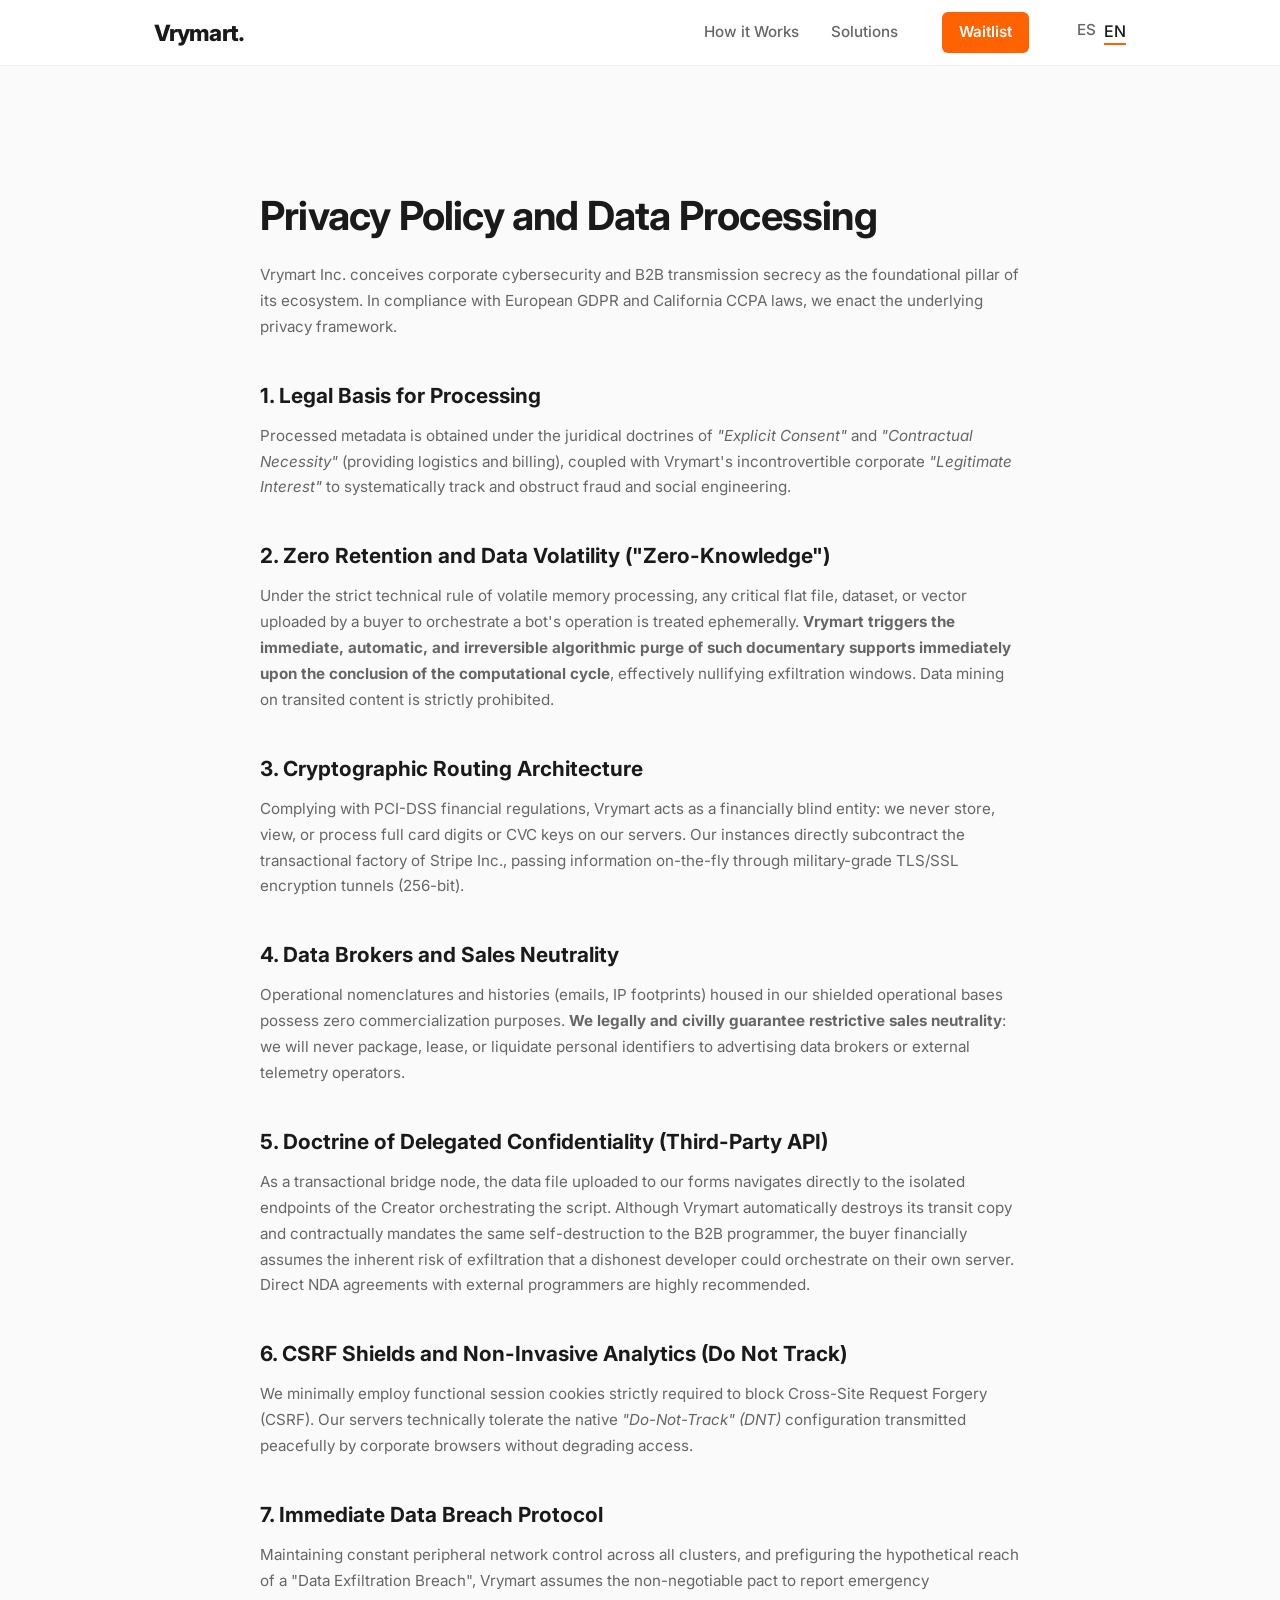
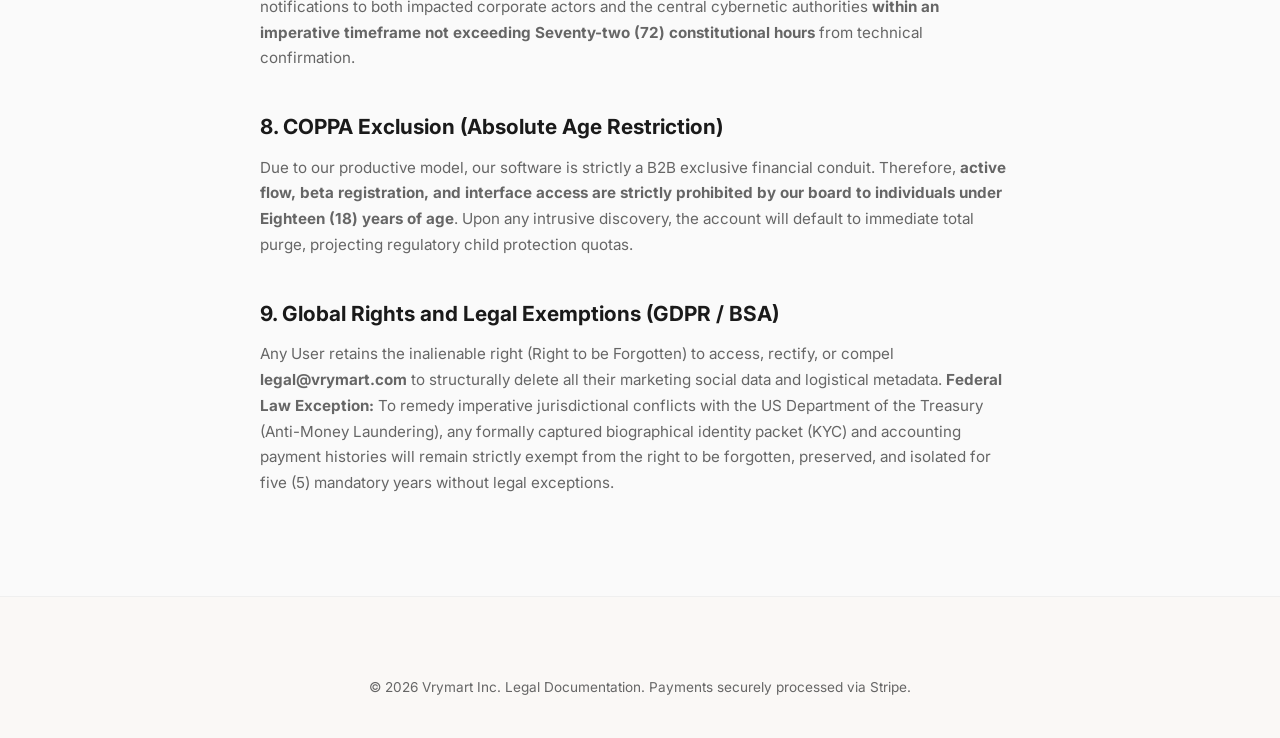
<file: en/privacy.html>
﻿<!DOCTYPE html>
<html lang="en">
<head>
    <meta charset="UTF-8">
    <meta name="viewport" content="width=device-width, initial-scale=1.0">
    <meta name="google" content="notranslate">
    <title>Privacy Policy - Vrymart</title>
    <link href="https://fonts.googleapis.com/css2?family=Inter:wght@300;400;500;600;700&display=swap" rel="stylesheet">
    <link rel="stylesheet" href="../css/style.css">
    <style>
        .legal-content { max-width: 800px; margin: 0 auto; padding: 120px 20px 80px 20px; }
        .legal-content h1 { font-size: 2.5rem; margin-bottom: 16px; color: var(--text-primary); letter-spacing: -0.02em; }
        .legal-content p { color: var(--text-secondary); line-height: 1.7; margin-bottom: 20px; font-size: 0.95rem; }
        .legal-content h2 { font-size: 1.3rem; margin-top: 40px; margin-bottom: 12px; color: var(--text-primary); }
    </style>
    <link rel="icon" type="image/svg+xml" href="../favicon.svg">
</head>
<body style="display: flex; flex-direction: column; min-height: 100vh;">
    <header class="navbar">
        <div class="container nav-content">
            <a href="./" class="logo" style="text-decoration: none; color: var(--text-primary);">Vrymart.</a>
            <nav class="nav-links">
                <a href="./#como-funciona" style="color: var(--text-secondary); text-decoration: none;">How it Works</a>
                <a href="./#casos-de-uso" style="color: var(--text-secondary); text-decoration: none;">Solutions</a>
                <a href="./#waitlist" class="btn btn-primary" style="margin-left: 12px;">Waitlist</a>
                <div class="lang-switcher" style="margin-left: 16px; display: inline-flex; gap: 8px; font-weight: 500;">
                    <a href="../privacy" style="color: var(--text-secondary); text-decoration: none; border-bottom: 2px solid transparent;">ES</a>
                    <span style="color: var(--text-primary); border-bottom: 2px solid var(--accent-primary);">EN</span>
                </div>
            </nav>
        </div>
    </header>
    <main class="legal-content" style="flex-grow: 1; width: 100%; box-sizing: border-box;">
        <h1>Privacy Policy and Data Processing</h1>
        <p>Vrymart Inc. conceives corporate cybersecurity and B2B transmission secrecy as the foundational pillar of its ecosystem. In compliance with European GDPR and California CCPA laws, we enact the underlying privacy framework.</p>
        <h2>1. Legal Basis for Processing</h2>
        <p>Processed metadata is obtained under the juridical doctrines of <em>"Explicit Consent"</em> and <em>"Contractual Necessity"</em> (providing logistics and billing), coupled with Vrymart's incontrovertible corporate <em>"Legitimate Interest"</em> to systematically track and obstruct fraud and social engineering.</p>
        <h2>2. Zero Retention and Data Volatility ("Zero-Knowledge")</h2>
        <p>Under the strict technical rule of volatile memory processing, any critical flat file, dataset, or vector uploaded by a buyer to orchestrate a bot's operation is treated ephemerally. <strong>Vrymart triggers the immediate, automatic, and irreversible algorithmic purge of such documentary supports immediately upon the conclusion of the computational cycle</strong>, effectively nullifying exfiltration windows. Data mining on transited content is strictly prohibited.</p>
        <h2>3. Cryptographic Routing Architecture</h2>
        <p>Complying with PCI-DSS financial regulations, Vrymart acts as a financially blind entity: we never store, view, or process full card digits or CVC keys on our servers. Our instances directly subcontract the transactional factory of Stripe Inc., passing information on-the-fly through military-grade TLS/SSL encryption tunnels (256-bit).</p>
        <h2>4. Data Brokers and Sales Neutrality</h2>
        <p>Operational nomenclatures and histories (emails, IP footprints) housed in our shielded operational bases possess zero commercialization purposes. <strong>We legally and civilly guarantee restrictive sales neutrality</strong>: we will never package, lease, or liquidate personal identifiers to advertising data brokers or external telemetry operators.</p>
        <h2>5. Doctrine of Delegated Confidentiality (Third-Party API)</h2>
        <p>As a transactional bridge node, the data file uploaded to our forms navigates directly to the isolated endpoints of the Creator orchestrating the script. Although Vrymart automatically destroys its transit copy and contractually mandates the same self-destruction to the B2B programmer, the buyer financially assumes the inherent risk of exfiltration that a dishonest developer could orchestrate on their own server. Direct NDA agreements with external programmers are highly recommended.</p>
        <h2>6. CSRF Shields and Non-Invasive Analytics (Do Not Track)</h2>
        <p>We minimally employ functional session cookies strictly required to block Cross-Site Request Forgery (CSRF). Our servers technically tolerate the native <em>"Do-Not-Track" (DNT)</em> configuration transmitted peacefully by corporate browsers without degrading access.</p>
        <h2>7. Immediate Data Breach Protocol</h2>
        <p>Maintaining constant peripheral network control across all clusters, and prefiguring the hypothetical reach of a "Data Exfiltration Breach", Vrymart assumes the non-negotiable pact to report emergency notifications to both impacted corporate actors and the central cybernetic authorities <strong>within an imperative timeframe not exceeding Seventy-two (72) constitutional hours</strong> from technical confirmation.</p>
        <h2>8. COPPA Exclusion (Absolute Age Restriction)</h2>
        <p>Due to our productive model, our software is strictly a B2B exclusive financial conduit. Therefore, <strong>active flow, beta registration, and interface access are strictly prohibited by our board to individuals under Eighteen (18) years of age</strong>. Upon any intrusive discovery, the account will default to immediate total purge, projecting regulatory child protection quotas.</p>
        <h2>9. Global Rights and Legal Exemptions (GDPR / BSA)</h2>
        <p>Any User retains the inalienable right (Right to be Forgotten) to access, rectify, or compel <strong>legal@vrymart.com</strong> to structurally delete all their marketing social data and logistical metadata. <strong>Federal Law Exception:</strong> To remedy imperative jurisdictional conflicts with the US Department of the Treasury (Anti-Money Laundering), any formally captured biographical identity packet (KYC) and accounting payment histories will remain strictly exempt from the right to be forgotten, preserved, and isolated for five (5) mandatory years without legal exceptions.</p>
    </main>
    <footer class="footer">
        <div class="container text-center" style="font-size: 0.85rem; color: var(--text-secondary);">
            <p>&copy; 2026 Vrymart Inc. Legal Documentation. Payments securely processed via Stripe.</p>
        </div>
    </footer>
</body>
</html>
</file>
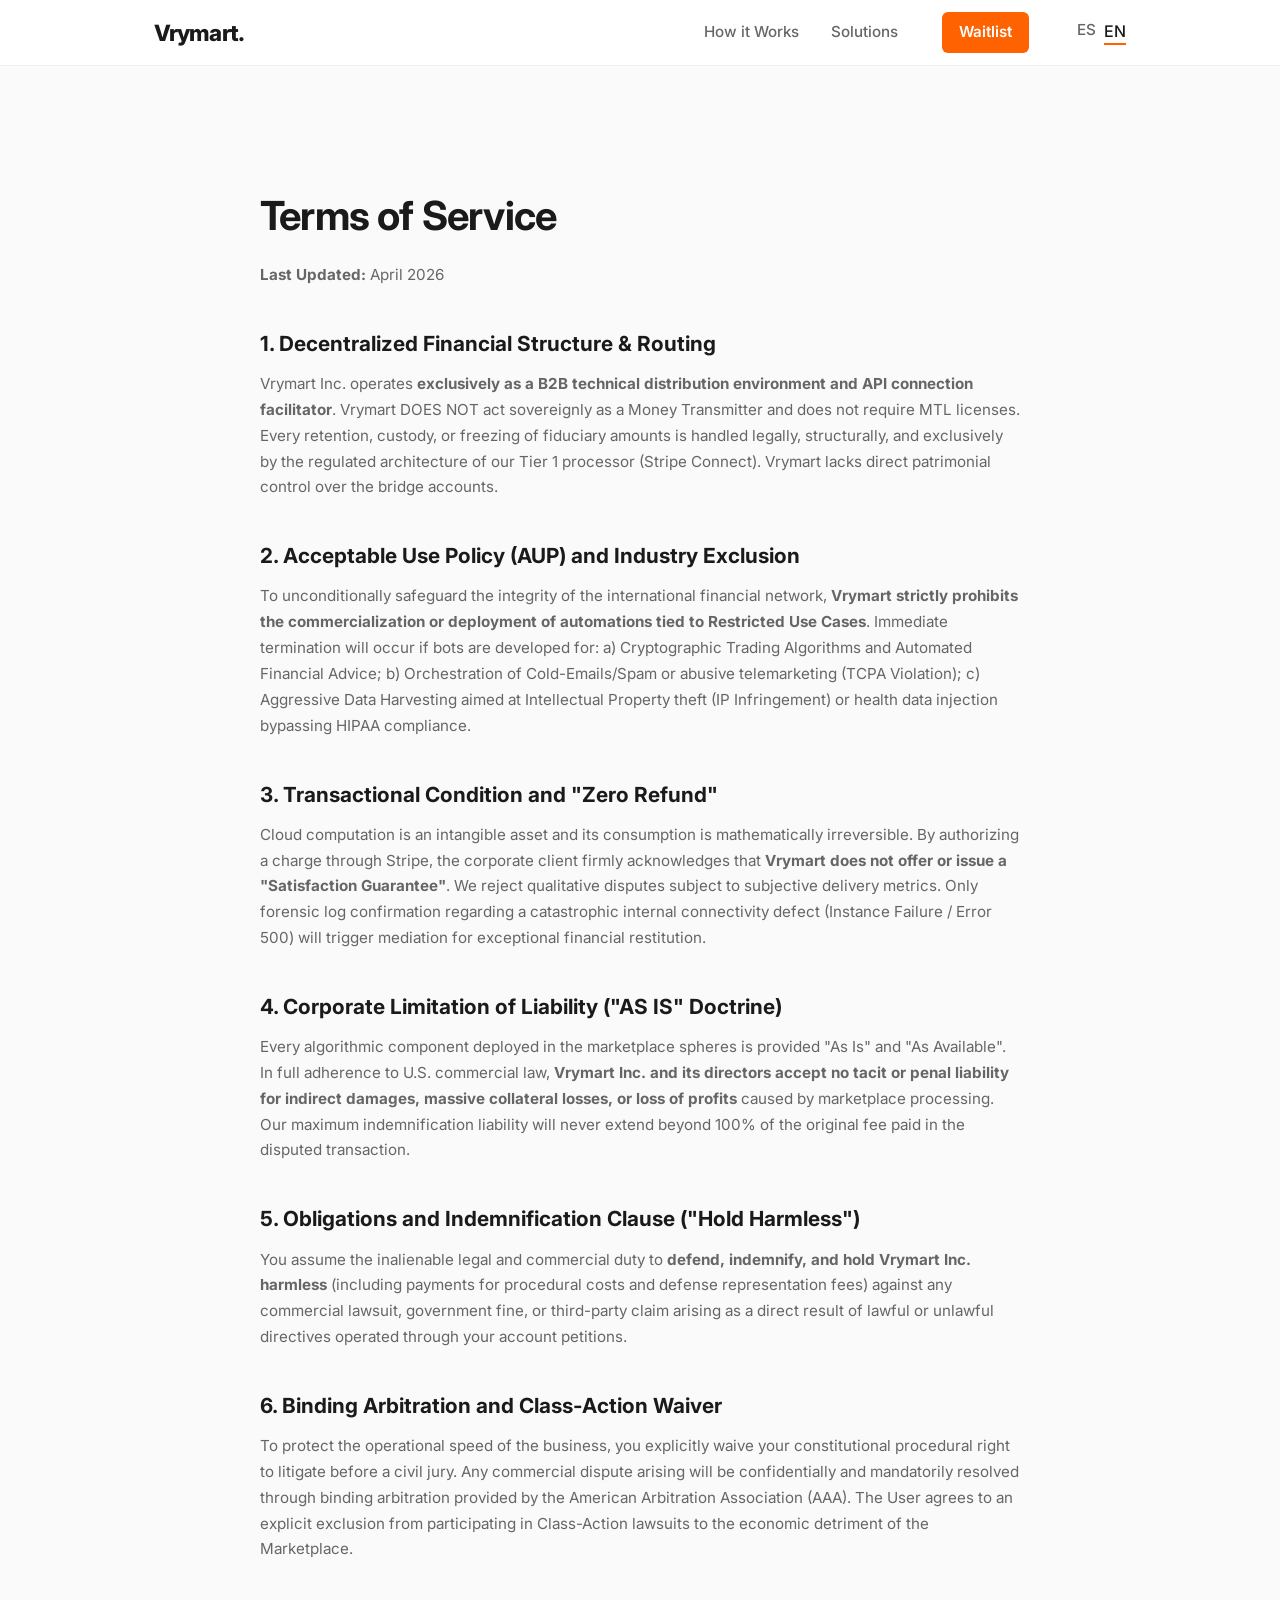
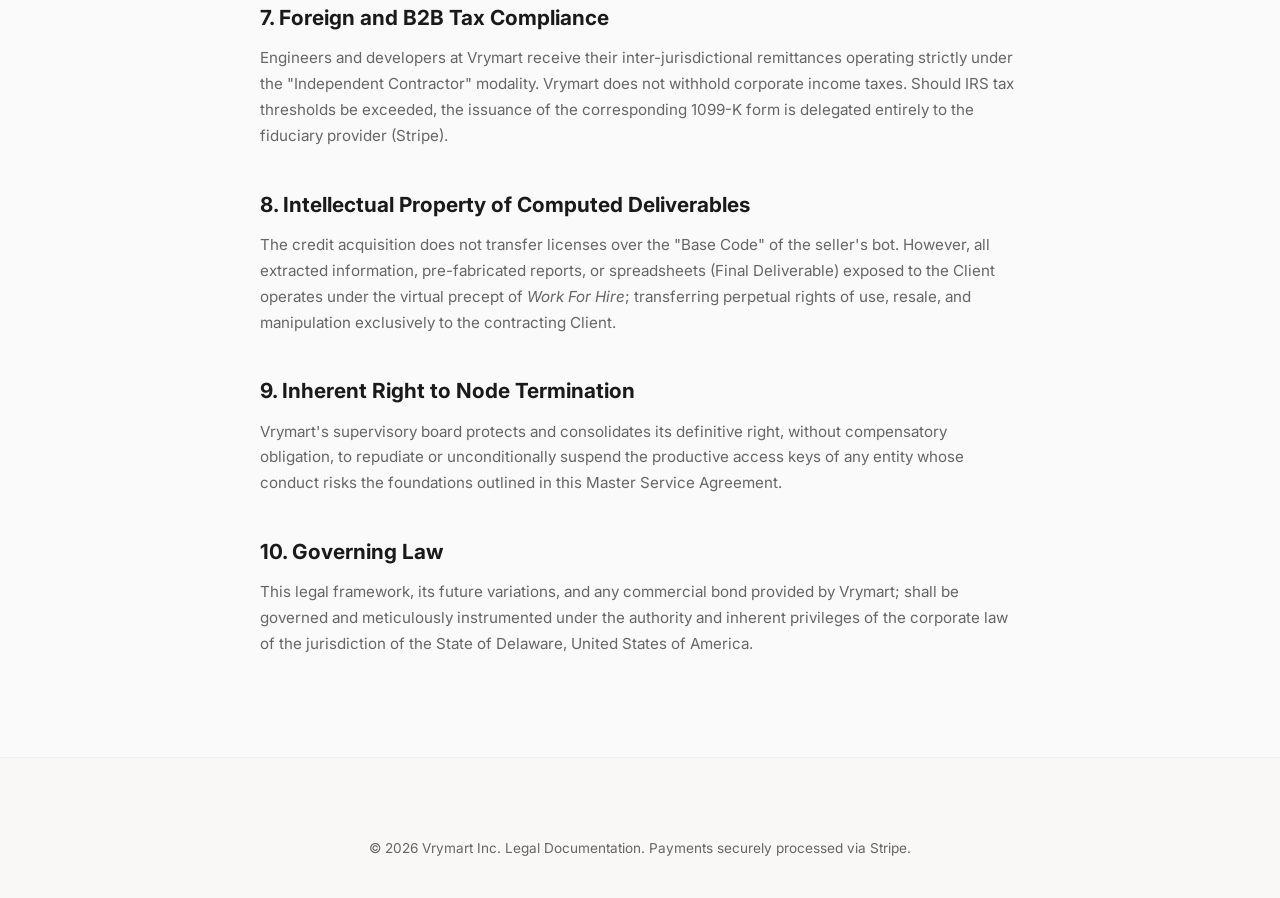
<file: en/terms.html>
<!DOCTYPE html>
<html lang="en">
<head>
    <meta charset="UTF-8">
    <meta name="viewport" content="width=device-width, initial-scale=1.0">
    <meta name="google" content="notranslate">
    <title>Terms of Service - Vrymart</title>
    <link href="https://fonts.googleapis.com/css2?family=Inter:wght@300;400;500;600;700&display=swap" rel="stylesheet">
    <link rel="stylesheet" href="../css/style.css">
    <style>
        .legal-content {
            max-width: 800px;
            margin: 0 auto;
            padding: 120px 20px 80px 20px;
        }
        .legal-content h1 {
            font-size: 2.5rem;
            margin-bottom: 16px;
            color: var(--text-primary);
            letter-spacing: -0.02em;
        }
        .legal-content h2 {
            font-size: 1.3rem;
            margin-top: 40px;
            margin-bottom: 12px;
            color: var(--text-primary);
        }
        .legal-content p {
            color: var(--text-secondary);
            line-height: 1.7;
            margin-bottom: 20px;
            font-size: 0.95rem;
        }
        .legal-content ul {
            margin-bottom: 20px;
            padding-left: 20px;
            color: var(--text-secondary);
            font-size: 0.95rem;
            line-height: 1.7;
        }
        .legal-content li { margin-bottom: 8px; }
    </style>
    <link rel="icon" type="image/svg+xml" href="../favicon.svg">
</head>
<body style="display: flex; flex-direction: column; min-height: 100vh;">
    <header class="navbar">
        <div class="container nav-content">
            <a href="./" class="logo" style="text-decoration: none; color: var(--text-primary);">Vrymart.</a>
            <nav class="nav-links">
                <a href="./#como-funciona" style="color: var(--text-secondary); text-decoration: none;">How it Works</a>
                <a href="./#casos-de-uso" style="color: var(--text-secondary); text-decoration: none;">Solutions</a>
                <a href="./#waitlist" class="btn btn-primary" style="margin-left: 12px;">Waitlist</a>
                <div class="lang-switcher" style="margin-left: 16px; display: inline-flex; gap: 8px; font-weight: 500;">
                    <a href="../terms" style="color: var(--text-secondary); text-decoration: none; border-bottom: 2px solid transparent;">ES</a>
                    <span style="color: var(--text-primary); border-bottom: 2px solid var(--accent-primary);">EN</span>
                </div>
            </nav>
        </div>
    </header>
    <main class="legal-content" style="flex-grow: 1; width: 100%; box-sizing: border-box;">
        <h1>Terms of Service</h1>
        <p><strong>Last Updated:</strong> April 2026</p>
        <h2>1. Decentralized Financial Structure & Routing</h2>
        <p>Vrymart Inc. operates <strong>exclusively as a B2B technical distribution environment and API connection facilitator</strong>. Vrymart DOES NOT act sovereignly as a Money Transmitter and does not require MTL licenses. Every retention, custody, or freezing of fiduciary amounts is handled legally, structurally, and exclusively by the regulated architecture of our Tier 1 processor (Stripe Connect). Vrymart lacks direct patrimonial control over the bridge accounts.</p>
        <h2>2. Acceptable Use Policy (AUP) and Industry Exclusion</h2>
        <p>To unconditionally safeguard the integrity of the international financial network, <strong>Vrymart strictly prohibits the commercialization or deployment of automations tied to Restricted Use Cases</strong>. Immediate termination will occur if bots are developed for: a) Cryptographic Trading Algorithms and Automated Financial Advice; b) Orchestration of Cold-Emails/Spam or abusive telemarketing (TCPA Violation); c) Aggressive Data Harvesting aimed at Intellectual Property theft (IP Infringement) or health data injection bypassing HIPAA compliance.</p>
        <h2>3. Transactional Condition and "Zero Refund"</h2>
        <p>Cloud computation is an intangible asset and its consumption is mathematically irreversible. By authorizing a charge through Stripe, the corporate client firmly acknowledges that <strong>Vrymart does not offer or issue a "Satisfaction Guarantee"</strong>. We reject qualitative disputes subject to subjective delivery metrics. Only forensic log confirmation regarding a catastrophic internal connectivity defect (Instance Failure / Error 500) will trigger mediation for exceptional financial restitution.</p>
        <h2>4. Corporate Limitation of Liability ("AS IS" Doctrine)</h2>
        <p>Every algorithmic component deployed in the marketplace spheres is provided "As Is" and "As Available". In full adherence to U.S. commercial law, <strong>Vrymart Inc. and its directors accept no tacit or penal liability for indirect damages, massive collateral losses, or loss of profits</strong> caused by marketplace processing. Our maximum indemnification liability will never extend beyond 100% of the original fee paid in the disputed transaction.</p>
        <h2>5. Obligations and Indemnification Clause ("Hold Harmless")</h2>
        <p>You assume the inalienable legal and commercial duty to <strong>defend, indemnify, and hold Vrymart Inc. harmless</strong> (including payments for procedural costs and defense representation fees) against any commercial lawsuit, government fine, or third-party claim arising as a direct result of lawful or unlawful directives operated through your account petitions.</p>
        <h2>6. Binding Arbitration and Class-Action Waiver</h2>
        <p>To protect the operational speed of the business, you explicitly waive your constitutional procedural right to litigate before a civil jury. Any commercial dispute arising will be confidentially and mandatorily resolved through binding arbitration provided by the American Arbitration Association (AAA). The User agrees to an explicit exclusion from participating in Class-Action lawsuits to the economic detriment of the Marketplace.</p>
        <h2>7. Foreign and B2B Tax Compliance</h2>
        <p>Engineers and developers at Vrymart receive their inter-jurisdictional remittances operating strictly under the "Independent Contractor" modality. Vrymart does not withhold corporate income taxes. Should IRS tax thresholds be exceeded, the issuance of the corresponding 1099-K form is delegated entirely to the fiduciary provider (Stripe).</p>
        <h2>8. Intellectual Property of Computed Deliverables</h2>
        <p>The credit acquisition does not transfer licenses over the "Base Code" of the seller's bot. However, all extracted information, pre-fabricated reports, or spreadsheets (Final Deliverable) exposed to the Client operates under the virtual precept of <em>Work For Hire</em>; transferring perpetual rights of use, resale, and manipulation exclusively to the contracting Client.</p>
        <h2>9. Inherent Right to Node Termination</h2>
        <p>Vrymart's supervisory board protects and consolidates its definitive right, without compensatory obligation, to repudiate or unconditionally suspend the productive access keys of any entity whose conduct risks the foundations outlined in this Master Service Agreement.</p>
        <h2>10. Governing Law</h2>
        <p>This legal framework, its future variations, and any commercial bond provided by Vrymart; shall be governed and meticulously instrumented under the authority and inherent privileges of the corporate law of the jurisdiction of the State of Delaware, United States of America.</p>
    </main>
    <footer class="footer">
        <div class="container text-center" style="font-size: 0.85rem; color: var(--text-secondary);">
            <p>&copy; 2026 Vrymart Inc. Legal Documentation. Payments securely processed via Stripe.</p>
        </div>
    </footer>
</body>
</html>
</file>
<file: css/style.css>
﻿:root {
    --bg-main: #FAFAFA;
    --bg-card: #FFFFFF;
    --border-color: #EFEFEF;
    --border-hover: #D0D0D0;
    --accent-primary: #FF6200; 
    --accent-primary-hover: #E55800;
    --accent-invert: #FFFFFF;
    --text-primary: #1A1A1A; 
    --text-secondary: #666666;
    --shadow-base: 0 4px 12px rgba(0, 0, 0, 0.03);
    --shadow-hover: 0 12px 24px rgba(0, 0, 0, 0.08);
    --transition: all 0.2s ease;
    --radius-md: 6px;
    --radius-lg: 12px;
    --radius-full: 9999px;
    --container-width: 1100px;
}
html {
    scroll-behavior: smooth;
}
* { margin: 0; padding: 0; box-sizing: border-box; }
body {
    font-family: 'Inter', -apple-system, BlinkMacSystemFont, "Segoe UI", Roboto, sans-serif;
    background-color: var(--bg-main);
    color: var(--text-primary);
    line-height: 1.5;
    -webkit-font-smoothing: antialiased;
    -moz-osx-font-smoothing: grayscale;
}
a { text-decoration: none; color: inherit; transition: var(--transition); }
.container {
    max-width: var(--container-width);
    margin: 0 auto;
    padding: 0 5vw;
}
.btn {
    display: inline-flex;
    align-items: center;
    justify-content: center;
    padding: 8px 16px;
    border-radius: var(--radius-md);
    font-weight: 500;
    font-size: 0.95rem;
    cursor: pointer;
    transition: var(--transition);
    border: 1px solid transparent;
}
.btn-primary {
    background: var(--accent-primary);
    color: var(--accent-invert);
    font-weight: 600;
}
.btn-primary:hover {
    background: var(--accent-primary-hover);
    transform: translateY(-1px);
    box-shadow: 0 4px 12px rgba(255, 98, 0, 0.2);
}
.btn-outline {
    background: var(--bg-card);
    color: var(--text-primary);
    border-color: var(--border-color);
    box-shadow: var(--shadow-base);
}
.btn-outline:hover {
    border-color: var(--border-hover);
    box-shadow: var(--shadow-hover);
}
.btn-large { padding: 12px 28px; font-size: 1rem; }
.announcement-bar {
    background-color: var(--accent-primary);
    color: #FFFFFF;
    padding: 10px 0;
    font-size: 0.85rem;
    font-weight: 600;
    z-index: 1001;
    overflow: hidden;
    white-space: nowrap;
    display: flex;
}
.marquee-content {
    display: flex;
    animation: marquee 60s linear infinite;
}
.marquee-content span {
    padding-right: 50px; 
}
@keyframes marquee {
    0%   { transform: translateX(0); }
    100% { transform: translateX(-50%); } 
}
.navbar {
    position: sticky; 
    top: 0; left: 0; width: 100%;
    background: rgba(255, 255, 255, 0.95);
    backdrop-filter: blur(8px);
    -webkit-backdrop-filter: blur(8px);
    border-bottom: 1px solid var(--border-color);
    z-index: 1000;
}
.nav-content { display: flex; justify-content: space-between; align-items: center; height: 65px; }
.logo { font-size: 1.4rem; font-weight: 800; letter-spacing: -0.04em; color: var(--accent-primary); }
.nav-links { display: flex; align-items: center; gap: 32px; }
.nav-links a:not(.btn) { color: var(--text-secondary); font-size: 0.95rem; font-weight: 500;}
.nav-links a:not(.btn):hover { color: var(--text-primary); }
.hero {
    min-height: 85vh;
    display: flex;
    align-items: center;
    justify-content: center;
    padding-top: 60px; 
    text-align: center;
}
.hero-content {
    display: flex;
    flex-direction: column;
    align-items: center;
    gap: 24px;
    max-width: 800px;
    margin: 0 auto;
}
.badge {
    background: #FFF3E5; 
    color: var(--accent-primary);
    padding: 6px 16px;
    border-radius: var(--radius-full);
    font-size: 0.85rem;
    font-weight: 600;
    border: 1px solid rgba(255, 98, 0, 0.2);
    letter-spacing: 0.05em;
    text-transform: uppercase;
}
.hero-title {
    font-size: 4.5rem;
    font-weight: 800;
    line-height: 1.05;
    letter-spacing: -0.04em;
    color: var(--text-primary);
}
.text-gradient {
    color: var(--accent-primary); 
}
.hero-subtitle {
    font-size: 1.25rem;
    color: var(--text-secondary);
    max-width: 650px;
    line-height: 1.5;
}
.hero-buttons { display: flex; gap: 16px; margin-top: 16px; }
.glass-card {
    background: var(--bg-card);
    border: 1px solid var(--border-color);
    border-radius: var(--radius-lg);
    position: relative;
    transition: var(--transition);
    box-shadow: var(--shadow-base);
}
.glass-card:hover {
    border-color: var(--border-hover);
    box-shadow: var(--shadow-hover);
    transform: translateY(-4px);
}
.padding-y { padding: 120px 0; }
.text-center { text-align: center; }
.section-header { margin-bottom: 60px; }
.section-title {
    font-size: 2.2rem;
    font-weight: 800;
    margin-bottom: 12px;
    letter-spacing: -0.03em;
    color: var(--text-primary);
}
.section-subtitle {
    color: var(--text-secondary);
    font-size: 1.15rem;
    max-width: 550px;
    margin: 0 auto;
}
.steps-grid {
    display: grid;
    grid-template-columns: repeat(4, 1fr);
    gap: 20px;
}
.step-card {
    padding: 32px 20px;
    text-align: left;
}
.step-number {
    font-family: inherit;
    font-size: 0.85rem;
    font-weight: 700;
    color: var(--accent-primary);
    margin-bottom: 24px;
    display: block;
    border-bottom: 1px solid var(--border-color);
    padding-bottom: 12px;
}
.step-title {
    font-size: 1.2rem;
    margin-bottom: 10px;
    font-weight: 700;
    color: var(--text-primary);
    letter-spacing: -0.01em;
}
.step-desc {
    color: var(--text-secondary);
    font-size: 0.95rem;
    line-height: 1.6;
}
.use-cases-grid {
    display: grid;
    grid-template-columns: repeat(3, 1fr);
    gap: 32px;
}
.bot-card {
    background: var(--bg-card);
    border: 1px solid var(--border-color);
    border-radius: var(--radius-lg);
    padding: 24px;
    box-shadow: var(--shadow-base);
    transition: var(--transition);
    display: flex;
    flex-direction: column;
}
.bot-card:hover {
    border-color: var(--border-hover);
    box-shadow: var(--shadow-hover);
    transform: translateY(-4px);
}
.bot-header {
    display: flex;
    justify-content: space-between;
    align-items: center;
    margin-bottom: 20px;
    padding-bottom: 16px;
    border-bottom: 1px solid var(--border-color);
}
.bot-category {
    font-size: 0.75rem;
    font-weight: 700;
    text-transform: uppercase;
    letter-spacing: 0.05em;
    color: var(--accent-primary);
    background: #FFF3E5;
    padding: 4px 10px;
    border-radius: var(--radius-md);
}
.bot-price {
    font-size: 0.85rem;
    font-weight: 600;
    color: var(--text-secondary);
}
.bot-title {
    font-size: 1.25rem;
    font-weight: 700;
    color: var(--text-primary);
    margin-bottom: 12px;
    letter-spacing: -0.01em;
}
.bot-desc {
    color: var(--text-secondary);
    font-size: 0.95rem;
    line-height: 1.6;
    margin-bottom: 32px;
    flex-grow: 1; 
}
.bot-footer {
    margin-top: auto;
}
.bot-footer .btn {
    width: 100%;
}
.bg-white {
    background-color: #FFFFFF;
    border-top: 1px solid var(--border-color);
    border-bottom: 1px solid var(--border-color);
}
.security-content {
    max-width: 800px;
    margin: 0 auto;
}
.security-content .badge {
    margin-bottom: 16px;
    display: inline-block;
}
.security-list {
    list-style: none;
    margin-top: 40px;
    display: flex;
    flex-direction: column;
    gap: 32px;
}
.security-list li {
    padding-left: 24px;
    border-left: 3px solid var(--accent-primary);
}
.security-list strong {
    display: block;
    font-size: 1.15rem;
    color: var(--text-primary);
    margin-bottom: 6px;
}
.security-list li {
    color: var(--text-secondary);
    font-size: 0.95rem;
    line-height: 1.6;
}
.footer {
    background-color: #FAF8F6;
    padding: 80px 0 40px 0;
    color: var(--text-secondary);
    border-top: 1px solid var(--border-color);
}
.footer-container {
    display: grid;
    grid-template-columns: 2fr 1fr 1fr;
    gap: 40px;
    margin-bottom: 60px;
}
.footer-brand .logo {
    color: var(--text-primary);
    margin-bottom: 12px;
}
.footer-brand p {
    font-size: 0.95rem;
    max-width: 300px;
}
.link-group h4 {
    color: var(--text-primary);
    font-size: 0.95rem;
    margin-bottom: 20px;
    font-weight: 600;
}
.link-group a {
    display: block;
    color: var(--text-secondary);
    font-size: 0.9rem;
    margin-bottom: 12px;
}
.link-group a:hover {
    color: var(--accent-primary);
}
.footer-bottom {
    display: flex;
    justify-content: space-between;
    align-items: center;
    border-top: 1px solid var(--border-color);
    padding-top: 24px;
    font-size: 0.85rem;
}
.stripe-badge {
    font-weight: 500;
    color: var(--text-primary);
}
@media screen and (max-width: 992px) {
    .steps-grid { grid-template-columns: repeat(2, 1fr); }
    .use-cases-grid { grid-template-columns: repeat(2, 1fr); }
    .hero-title { font-size: 3.5rem; }
}
@media screen and (max-width: 768px) {
    .padding-y { padding: 80px 0; }
    .nav-links a.btn-outline { display: none; }
    .nav-links > a:not(.btn) { display: none; } 
    .nav-links .btn-primary { padding: 6px 14px; font-size: 0.8rem; }
    .hero { min-height: auto; padding-top: 10vh; padding-bottom: 10vh; }
    .hero-title { font-size: 2.8rem; line-height: 1.15; letter-spacing: -0.02em; margin-bottom: 12px; }
    .hero-subtitle { font-size: 1.05rem; }
    .hero-content { gap: 16px; }
    .hero-buttons { flex-direction: column; width: 100%; gap: 16px; margin-top: 24px; }
    .hero-buttons .btn { width: 100%; justify-content: center; padding: 14px 20px;}
    .steps-grid, 
    .use-cases-grid, 
    .footer-container {
        grid-template-columns: 1fr;
        gap: 20px;
    }
    .step-card, .bot-card {
        padding: 24px 20px;
    }
    .section-header { margin-bottom: 40px; }
    .section-title { font-size: 2rem; line-height: 1.25; }
    .footer { padding: 60px 0 30px 0; }
    .link-group { text-align: center; margin-bottom: 16px; }
    .footer-brand { text-align: center; margin-bottom: 24px; }
    .footer-brand p { margin: 0 auto; }
    .footer-bottom { flex-direction: column; gap: 20px; text-align: center; }
}
</file>
